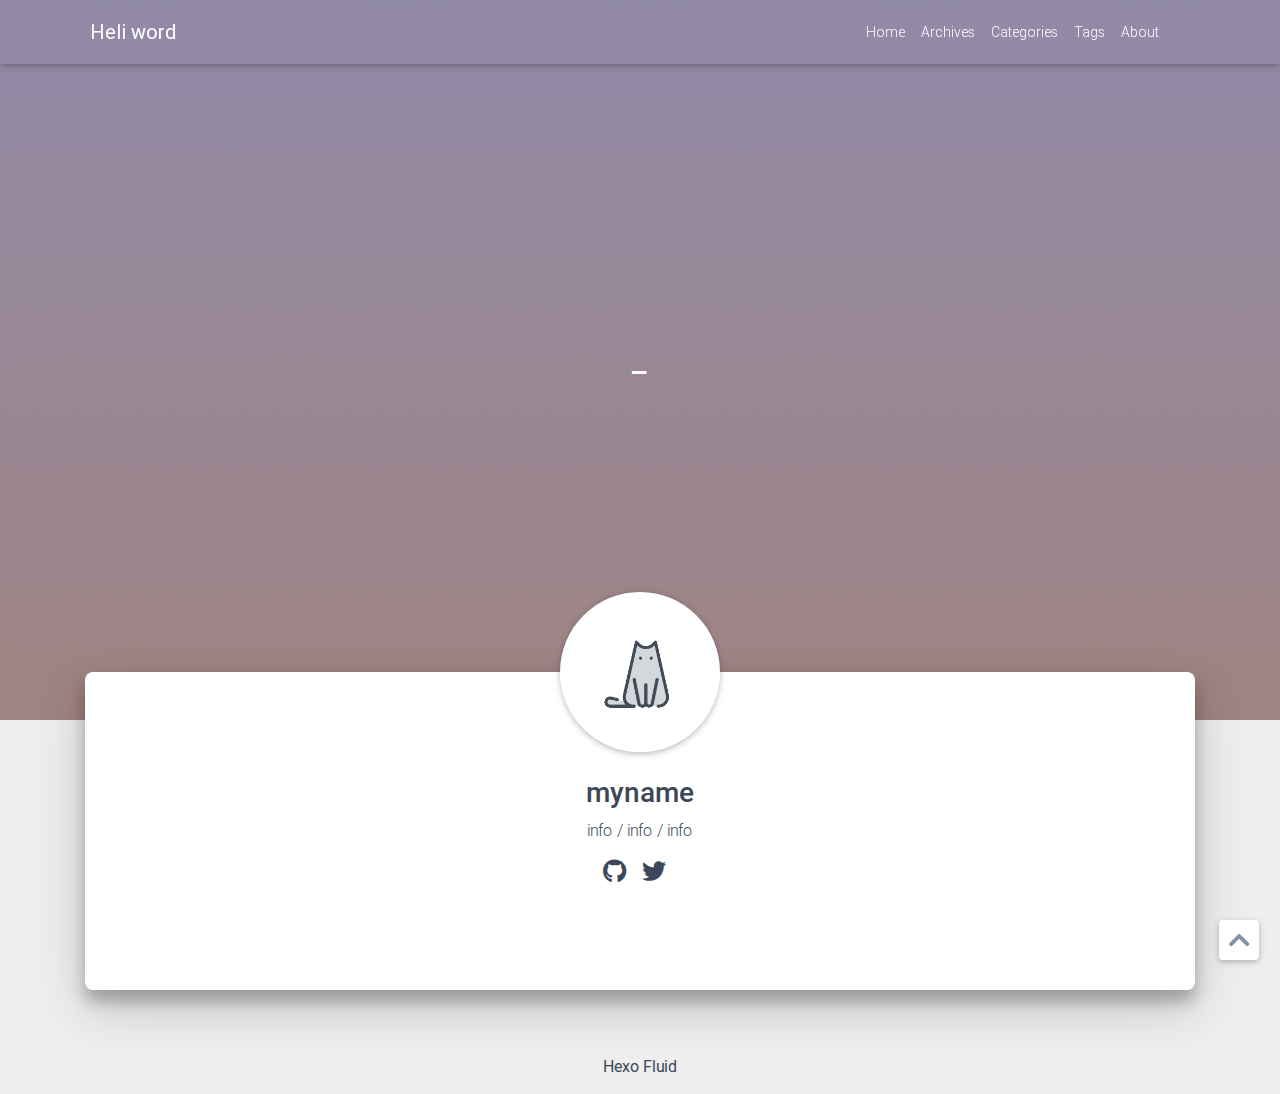
<file: about/index.html>
<!DOCTYPE html>
<html lang="en">





<head>
  <meta charset="UTF-8">
  <link rel="apple-touch-icon" sizes="76x76" href="/img/apple-touch-icon.png">
  <link rel="icon" type="image/png" href="/img/favicon.png">
  <meta name="viewport"
        content="width=device-width, initial-scale=1.0, maximum-scale=1.0, user-scalable=no, shrink-to-fit=no">
  <meta http-equiv="x-ua-compatible" content="ie=edge">
  <meta name="description" content="hack 网络安全">
  <meta name="author" content="J heli">
  <meta name="keywords" content="信息安全">
  <title>About ~ Heli word</title>

  <link rel="stylesheet" href="/lib/font-awesome/css/all.min.css"  >
<link rel="stylesheet" href="/lib/bootstrap/css/bootstrap.min.css"  >
<link rel="stylesheet" href="/lib/mdbootstrap/css/mdb.min.css"  >
<link rel="stylesheet" href="/lib/github-markdown/github-markdown.min.css"  >
<link rel="stylesheet" href="https://at.alicdn.com/t/font_1067060_qzomjdt8bmp.css">


<link rel="stylesheet" href="/css/main.css"  >


  <link rel="stylesheet" href="/lib/fancybox/jquery.fancybox.min.css"  >


  



</head>


<body>
  <header style="height: 80vh;">
    <nav id="navbar" class="navbar fixed-top  navbar-expand-lg navbar-dark scrolling-navbar">
  <div class="container">
    <a class="navbar-brand"
       href="/">&nbsp;<strong>Heli word</strong>&nbsp;</a>

    <button id="navbar-toggler-btn" class="navbar-toggler" type="button" data-toggle="collapse"
            data-target="#navbarSupportedContent"
            aria-controls="navbarSupportedContent" aria-expanded="false" aria-label="Toggle navigation">
      <div class="animated-icon"><span></span><span></span><span></span></div>
    </button>

    <!-- Collapsible content -->
    <div class="collapse navbar-collapse" id="navbarSupportedContent">
      <ul class="navbar-nav ml-auto text-center">
        
          
          
          <li class="nav-item">
            <a class="nav-link" href="/">Home</a>
          </li>
        
          
          
          <li class="nav-item">
            <a class="nav-link" href="/archives/">Archives</a>
          </li>
        
          
          
          <li class="nav-item">
            <a class="nav-link" href="/categories/">Categories</a>
          </li>
        
          
          
          <li class="nav-item">
            <a class="nav-link" href="/tags/">Tags</a>
          </li>
        
          
          
          <li class="nav-item">
            <a class="nav-link" href="/about/">About</a>
          </li>
        
        
          <li class="nav-item" id="search-btn">
            <a class="nav-link" data-toggle="modal" data-target="#modalSearch">&nbsp;&nbsp;<i
                class="iconfont icon-search"></i>&nbsp;&nbsp;</a>
          </li>
        
      </ul>
    </div>
  </div>


</nav>

    <div class="view intro-2" id="background"
         style="background: url('/img/default.png')no-repeat center center;
           background-size: cover;
           background-attachment: fixed;">
      <div class="full-bg-img">
        <div class="mask rgba-black-light flex-center">
          <div class="container text-center white-text fadeInUp">
            <span class="h2" id="subtitle">
              
            </span>

            
          </div>

          
        </div>
      </div>
    </div>
  </header>

  <main>
    
      <div class="container nopadding-md">
        <div class="py-5 z-depth-3" id="board">
          
            <div class="about-avatar">
              <img src="/img/avatar.png"
                   class="img-fluid z-depth-1 rounded-circle"
                   alt="avatar">
            </div>
          
          <div class="container">
            <div class="row">
              <div class="col-12 col-md-10 m-auto">
                

<div class="text-center">
  <p class="h3">myname</p>
  <p>info / info / info</p>
  
    <a href="https://github.com" target="_blank" rel="noopener" class="h4"><i class="fab fa-github" aria-hidden="true"></i></a>
    &nbsp;&nbsp;
  
    <a href="https://twitter.com" target="_blank" rel="noopener" class="h4"><i class="fab fa-twitter" aria-hidden="true"></i></a>
    &nbsp;&nbsp;
  
</div>
<div class="mt-5 markdown-body">
  
</div>
              </div>
            </div>
          </div>
        </div>
      </div>
    
  </main>

  
    <a class="z-depth-1" id="scroll-top-button" href="#" role="button">
      <i class="fa fa-chevron-up scroll-top-arrow" aria-hidden="true"></i>
    </a>
  

  
    <div class="modal fade" id="modalSearch" tabindex="-1" role="dialog" aria-labelledby="ModalLabel"
     aria-hidden="true">
  <div class="modal-dialog modal-dialog-scrollable modal-lg" role="document">
    <div class="modal-content">
      <div class="modal-header text-center">
        <h4 class="modal-title w-100 font-weight-bold">Search</h4>
        <button type="button" id="local-search-close" class="close" data-dismiss="modal" aria-label="Close">
          <span aria-hidden="true">&times;</span>
        </button>
      </div>
      <div class="modal-body mx-3">
        <div class="md-form mb-5">
          <input type="text" id="local-search-input" class="form-control validate">
          <label data-error="x" data-success="v"
                 for="local-search-input">keyword</label>
        </div>
        <div class="list-group" id="local-search-result"></div>
      </div>
    </div>
  </div>
</div>
  

  <footer class="mt-5">
  <div class="text-center py-3">
    <a href="https://hexo.io" target="_blank" rel="nofollow noopener"><b>Hexo</b></a>
    <i class="iconfont icon-love"></i>
    <a href="https://github.com/fluid-dev/hexo-theme-fluid" target="_blank" rel="nofollow noopener"> <b>Fluid</b></a>
    <br>
    
  </div>
</footer>

<!-- SCRIPTS -->
<script src="/lib/jquery/jquery.min.js" ></script>
<script src="/lib/popper/popper.min.js" ></script>
<script src="/lib/bootstrap/js/bootstrap.min.js" ></script>
<script src="/lib/mdbootstrap/js/mdb.min.js" ></script>
<script src="/js/main.js" ></script>


  <script src="/js/lazyload.js" ></script>





  <script src="/lib/typed/typed.min.js" ></script>
  <script>
    var typed = new Typed('#subtitle', {
      strings: [
        '  ',
        "About&nbsp;",
      ],
      cursorChar: "_",
      typeSpeed: 70,
      loop: false,
    });
    typed.stop();
    $(document).ready(function () {
      $(".typed-cursor").addClass("h2");
      typed.start();
    });
  </script>



  <script src="/lib/anchor/anchor.min.js" ></script>
  <script>
    anchors.options = {
      placement: "right",
      visible: "false",
      
    };
    var el = "h1,h2,h3,h4,h5,h6".split(",");
    var res = [];
    for (item of el) {
      res.push(".markdown-body > " + item)
    }
    anchors.add(res.join(", "))
  </script>



  <script src="/js/local-search.js" ></script>
  <script>
    var path = "/local-search.xml";
    var inputArea = document.querySelector("#local-search-input");
    inputArea.onclick = function () {
      getSearchFile(path);
      this.onclick = null
    }
  </script>



  <script src="/lib/fancybox/jquery.fancybox.min.js" ></script>
  <script>
    $('#post').find('img').each(
      function () {
        var _this = $(this);
        var _src = _this.attr("src");
        _this.wrap('<a data-fancybox="images" href="' + _src + '" ></a>');
      }
    );
  </script>



  <script src="/lib/smooth-scroll/smooth-scroll.min.js" ></script>




</body>
</html>
</file>
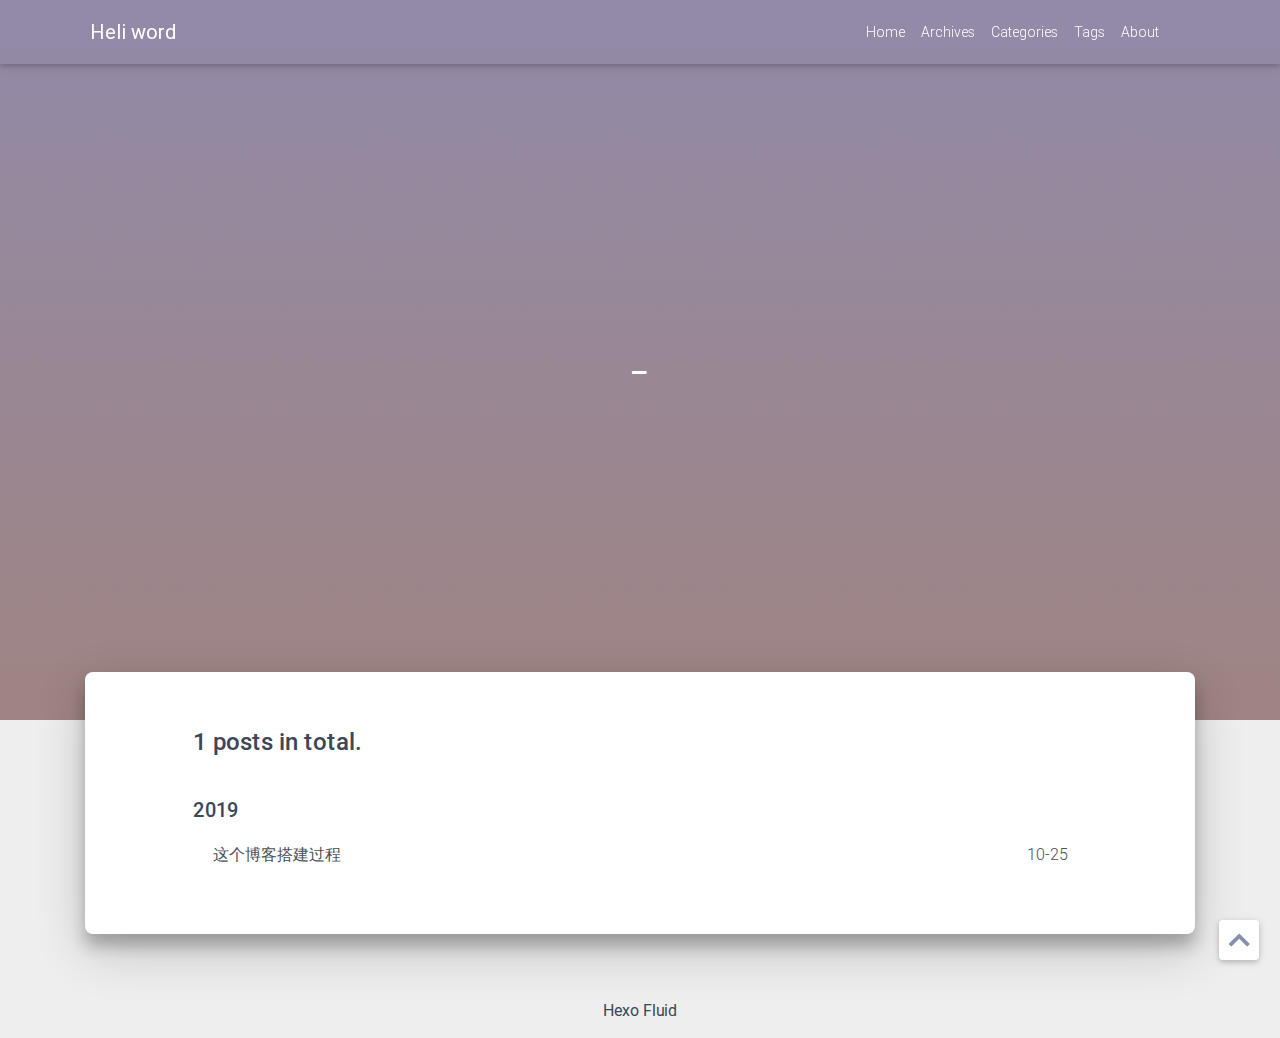
<file: archives/index.html>
<!DOCTYPE html>
<html lang="en">





<head>
  <meta charset="UTF-8">
  <link rel="apple-touch-icon" sizes="76x76" href="/img/apple-touch-icon.png">
  <link rel="icon" type="image/png" href="/img/favicon.png">
  <meta name="viewport"
        content="width=device-width, initial-scale=1.0, maximum-scale=1.0, user-scalable=no, shrink-to-fit=no">
  <meta http-equiv="x-ua-compatible" content="ie=edge">
  <meta name="description" content="hack 网络安全">
  <meta name="author" content="J heli">
  <meta name="keywords" content="信息安全">
  <title>Archive ~ Heli word</title>

  <link rel="stylesheet" href="/lib/font-awesome/css/all.min.css"  >
<link rel="stylesheet" href="/lib/bootstrap/css/bootstrap.min.css"  >
<link rel="stylesheet" href="/lib/mdbootstrap/css/mdb.min.css"  >
<link rel="stylesheet" href="/lib/github-markdown/github-markdown.min.css"  >
<link rel="stylesheet" href="https://at.alicdn.com/t/font_1067060_qzomjdt8bmp.css">


<link rel="stylesheet" href="/css/main.css"  >


  <link rel="stylesheet" href="/lib/fancybox/jquery.fancybox.min.css"  >


  



</head>


<body>
  <header style="height: 80vh;">
    <nav id="navbar" class="navbar fixed-top  navbar-expand-lg navbar-dark scrolling-navbar">
  <div class="container">
    <a class="navbar-brand"
       href="/">&nbsp;<strong>Heli word</strong>&nbsp;</a>

    <button id="navbar-toggler-btn" class="navbar-toggler" type="button" data-toggle="collapse"
            data-target="#navbarSupportedContent"
            aria-controls="navbarSupportedContent" aria-expanded="false" aria-label="Toggle navigation">
      <div class="animated-icon"><span></span><span></span><span></span></div>
    </button>

    <!-- Collapsible content -->
    <div class="collapse navbar-collapse" id="navbarSupportedContent">
      <ul class="navbar-nav ml-auto text-center">
        
          
          
          <li class="nav-item">
            <a class="nav-link" href="/">Home</a>
          </li>
        
          
          
          <li class="nav-item">
            <a class="nav-link" href="/archives/">Archives</a>
          </li>
        
          
          
          <li class="nav-item">
            <a class="nav-link" href="/categories/">Categories</a>
          </li>
        
          
          
          <li class="nav-item">
            <a class="nav-link" href="/tags/">Tags</a>
          </li>
        
          
          
          <li class="nav-item">
            <a class="nav-link" href="/about/">About</a>
          </li>
        
        
          <li class="nav-item" id="search-btn">
            <a class="nav-link" data-toggle="modal" data-target="#modalSearch">&nbsp;&nbsp;<i
                class="iconfont icon-search"></i>&nbsp;&nbsp;</a>
          </li>
        
      </ul>
    </div>
  </div>


</nav>

    <div class="view intro-2" id="background"
         style="background: url('/img/default.png')no-repeat center center;
           background-size: cover;
           background-attachment: fixed;">
      <div class="full-bg-img">
        <div class="mask rgba-black-light flex-center">
          <div class="container text-center white-text fadeInUp">
            <span class="h2" id="subtitle">
              
            </span>

            
          </div>

          
        </div>
      </div>
    </div>
  </header>

  <main>
    
      <div class="container nopadding-md">
        <div class="py-5 z-depth-3" id="board">
          
          <div class="container">
            <div class="row">
              <div class="col-12 col-md-10 m-auto">
                

<div class="list-group">
  <p class="h4">1 posts in total.</p>
  <hr>
  
    
      
      <p class="h5">2019</p>
    
    <a href="/2019/10/25/%E8%BF%99%E4%B8%AA%E5%8D%9A%E5%AE%A2%E6%90%AD%E5%BB%BA%E8%BF%87%E7%A8%8B/" class="list-group-item list-group-item-action">
      <span class="archive-post-title">这个博客搭建过程</span>
      <span style="float: right;">10-25</span>
    </a>
  
</div>


              </div>
            </div>
          </div>
        </div>
      </div>
    
  </main>

  
    <a class="z-depth-1" id="scroll-top-button" href="#" role="button">
      <i class="fa fa-chevron-up scroll-top-arrow" aria-hidden="true"></i>
    </a>
  

  
    <div class="modal fade" id="modalSearch" tabindex="-1" role="dialog" aria-labelledby="ModalLabel"
     aria-hidden="true">
  <div class="modal-dialog modal-dialog-scrollable modal-lg" role="document">
    <div class="modal-content">
      <div class="modal-header text-center">
        <h4 class="modal-title w-100 font-weight-bold">Search</h4>
        <button type="button" id="local-search-close" class="close" data-dismiss="modal" aria-label="Close">
          <span aria-hidden="true">&times;</span>
        </button>
      </div>
      <div class="modal-body mx-3">
        <div class="md-form mb-5">
          <input type="text" id="local-search-input" class="form-control validate">
          <label data-error="x" data-success="v"
                 for="local-search-input">keyword</label>
        </div>
        <div class="list-group" id="local-search-result"></div>
      </div>
    </div>
  </div>
</div>
  

  <footer class="mt-5">
  <div class="text-center py-3">
    <a href="https://hexo.io" target="_blank" rel="nofollow noopener"><b>Hexo</b></a>
    <i class="iconfont icon-love"></i>
    <a href="https://github.com/fluid-dev/hexo-theme-fluid" target="_blank" rel="nofollow noopener"> <b>Fluid</b></a>
    <br>
    
  </div>
</footer>

<!-- SCRIPTS -->
<script src="/lib/jquery/jquery.min.js" ></script>
<script src="/lib/popper/popper.min.js" ></script>
<script src="/lib/bootstrap/js/bootstrap.min.js" ></script>
<script src="/lib/mdbootstrap/js/mdb.min.js" ></script>
<script src="/js/main.js" ></script>


  <script src="/js/lazyload.js" ></script>





  <script src="/lib/typed/typed.min.js" ></script>
  <script>
    var typed = new Typed('#subtitle', {
      strings: [
        '  ',
        "Archive&nbsp;",
      ],
      cursorChar: "_",
      typeSpeed: 70,
      loop: false,
    });
    typed.stop();
    $(document).ready(function () {
      $(".typed-cursor").addClass("h2");
      typed.start();
    });
  </script>



  <script src="/lib/anchor/anchor.min.js" ></script>
  <script>
    anchors.options = {
      placement: "right",
      visible: "false",
      
    };
    var el = "h1,h2,h3,h4,h5,h6".split(",");
    var res = [];
    for (item of el) {
      res.push(".markdown-body > " + item)
    }
    anchors.add(res.join(", "))
  </script>



  <script src="/js/local-search.js" ></script>
  <script>
    var path = "/local-search.xml";
    var inputArea = document.querySelector("#local-search-input");
    inputArea.onclick = function () {
      getSearchFile(path);
      this.onclick = null
    }
  </script>



  <script src="/lib/fancybox/jquery.fancybox.min.js" ></script>
  <script>
    $('#post').find('img').each(
      function () {
        var _this = $(this);
        var _src = _this.attr("src");
        _this.wrap('<a data-fancybox="images" href="' + _src + '" ></a>');
      }
    );
  </script>



  <script src="/lib/smooth-scroll/smooth-scroll.min.js" ></script>




</body>
</html>
</file>
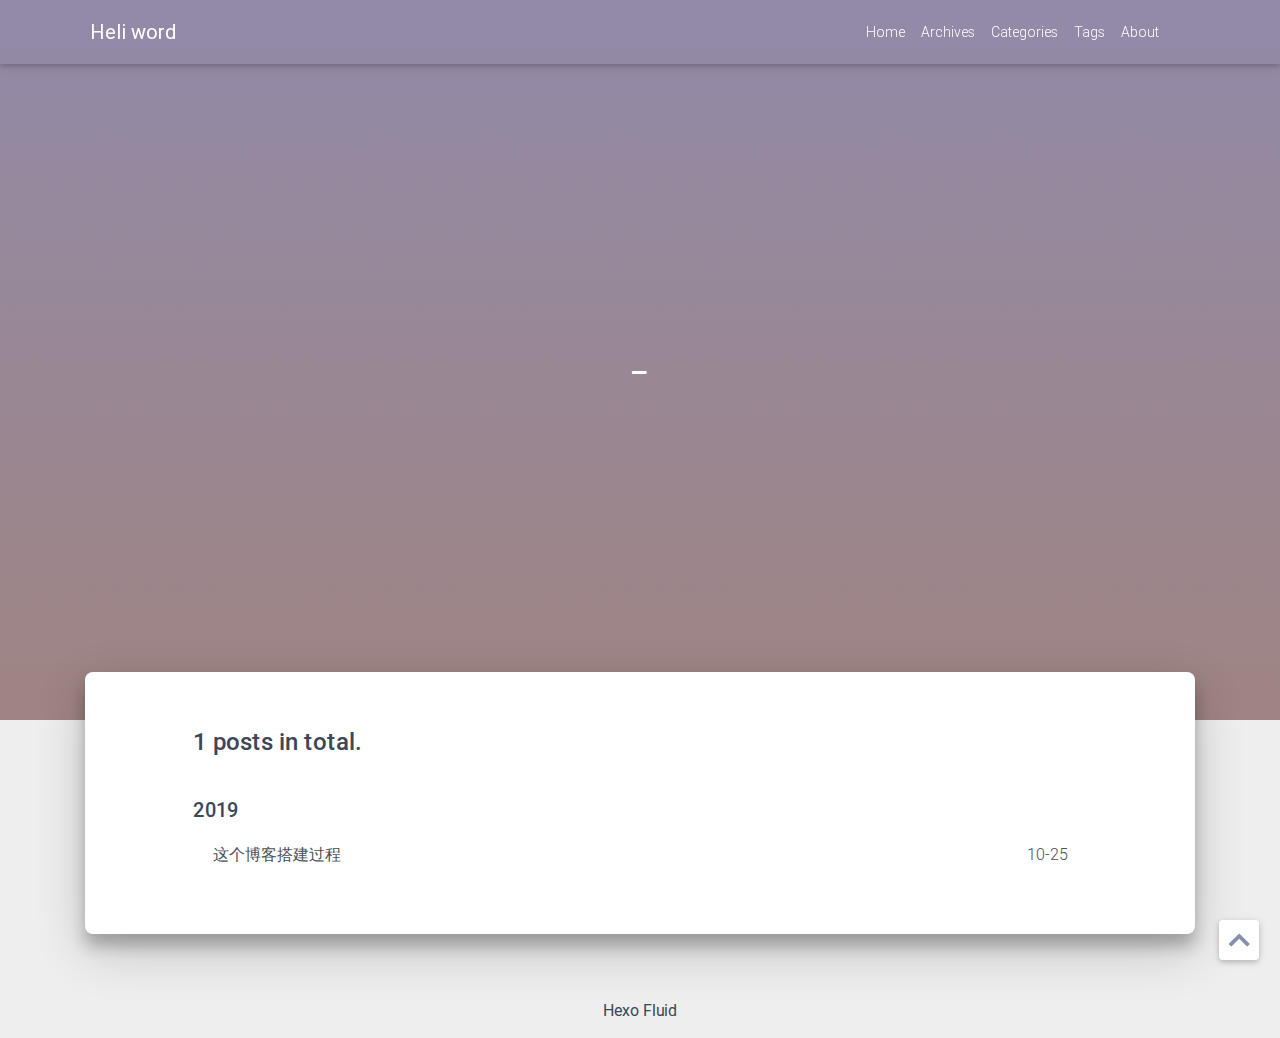
<file: tags/heli-hack/index.html>
<!DOCTYPE html>
<html lang="en">





<head>
  <meta charset="UTF-8">
  <link rel="apple-touch-icon" sizes="76x76" href="/img/apple-touch-icon.png">
  <link rel="icon" type="image/png" href="/img/favicon.png">
  <meta name="viewport"
        content="width=device-width, initial-scale=1.0, maximum-scale=1.0, user-scalable=no, shrink-to-fit=no">
  <meta http-equiv="x-ua-compatible" content="ie=edge">
  <meta name="description" content="hack 网络安全">
  <meta name="author" content="J heli">
  <meta name="keywords" content="信息安全">
  <title>Tag - heli hack ~ Heli word</title>

  <link rel="stylesheet" href="/lib/font-awesome/css/all.min.css"  >
<link rel="stylesheet" href="/lib/bootstrap/css/bootstrap.min.css"  >
<link rel="stylesheet" href="/lib/mdbootstrap/css/mdb.min.css"  >
<link rel="stylesheet" href="/lib/github-markdown/github-markdown.min.css"  >
<link rel="stylesheet" href="https://at.alicdn.com/t/font_1067060_qzomjdt8bmp.css">


<link rel="stylesheet" href="/css/main.css"  >


  <link rel="stylesheet" href="/lib/fancybox/jquery.fancybox.min.css"  >


  



</head>


<body>
  <header style="height: 80vh;">
    <nav id="navbar" class="navbar fixed-top  navbar-expand-lg navbar-dark scrolling-navbar">
  <div class="container">
    <a class="navbar-brand"
       href="/">&nbsp;<strong>Heli word</strong>&nbsp;</a>

    <button id="navbar-toggler-btn" class="navbar-toggler" type="button" data-toggle="collapse"
            data-target="#navbarSupportedContent"
            aria-controls="navbarSupportedContent" aria-expanded="false" aria-label="Toggle navigation">
      <div class="animated-icon"><span></span><span></span><span></span></div>
    </button>

    <!-- Collapsible content -->
    <div class="collapse navbar-collapse" id="navbarSupportedContent">
      <ul class="navbar-nav ml-auto text-center">
        
          
          
          <li class="nav-item">
            <a class="nav-link" href="/">Home</a>
          </li>
        
          
          
          <li class="nav-item">
            <a class="nav-link" href="/archives/">Archives</a>
          </li>
        
          
          
          <li class="nav-item">
            <a class="nav-link" href="/categories/">Categories</a>
          </li>
        
          
          
          <li class="nav-item">
            <a class="nav-link" href="/tags/">Tags</a>
          </li>
        
          
          
          <li class="nav-item">
            <a class="nav-link" href="/about/">About</a>
          </li>
        
        
          <li class="nav-item" id="search-btn">
            <a class="nav-link" data-toggle="modal" data-target="#modalSearch">&nbsp;&nbsp;<i
                class="iconfont icon-search"></i>&nbsp;&nbsp;</a>
          </li>
        
      </ul>
    </div>
  </div>


</nav>

    <div class="view intro-2" id="background"
         style="background: url('/img/default.png')no-repeat center center;
           background-size: cover;
           background-attachment: fixed;">
      <div class="full-bg-img">
        <div class="mask rgba-black-light flex-center">
          <div class="container text-center white-text fadeInUp">
            <span class="h2" id="subtitle">
              
            </span>

            
          </div>

          
        </div>
      </div>
    </div>
  </header>

  <main>
    
      <div class="container nopadding-md">
        <div class="py-5 z-depth-3" id="board">
          
          <div class="container">
            <div class="row">
              <div class="col-12 col-md-10 m-auto">
                

<div class="list-group">
  <p class="h4">1 posts in total.</p>
  <hr>
  
    
      
      <p class="h5">2019</p>
    
    <a href="/2019/10/25/%E8%BF%99%E4%B8%AA%E5%8D%9A%E5%AE%A2%E6%90%AD%E5%BB%BA%E8%BF%87%E7%A8%8B/" class="list-group-item list-group-item-action">
      <span class="archive-post-title">这个博客搭建过程</span>
      <span style="float: right;">10-25</span>
    </a>
  
</div>


              </div>
            </div>
          </div>
        </div>
      </div>
    
  </main>

  
    <a class="z-depth-1" id="scroll-top-button" href="#" role="button">
      <i class="fa fa-chevron-up scroll-top-arrow" aria-hidden="true"></i>
    </a>
  

  
    <div class="modal fade" id="modalSearch" tabindex="-1" role="dialog" aria-labelledby="ModalLabel"
     aria-hidden="true">
  <div class="modal-dialog modal-dialog-scrollable modal-lg" role="document">
    <div class="modal-content">
      <div class="modal-header text-center">
        <h4 class="modal-title w-100 font-weight-bold">Search</h4>
        <button type="button" id="local-search-close" class="close" data-dismiss="modal" aria-label="Close">
          <span aria-hidden="true">&times;</span>
        </button>
      </div>
      <div class="modal-body mx-3">
        <div class="md-form mb-5">
          <input type="text" id="local-search-input" class="form-control validate">
          <label data-error="x" data-success="v"
                 for="local-search-input">keyword</label>
        </div>
        <div class="list-group" id="local-search-result"></div>
      </div>
    </div>
  </div>
</div>
  

  <footer class="mt-5">
  <div class="text-center py-3">
    <a href="https://hexo.io" target="_blank" rel="nofollow noopener"><b>Hexo</b></a>
    <i class="iconfont icon-love"></i>
    <a href="https://github.com/fluid-dev/hexo-theme-fluid" target="_blank" rel="nofollow noopener"> <b>Fluid</b></a>
    <br>
    
  </div>
</footer>

<!-- SCRIPTS -->
<script src="/lib/jquery/jquery.min.js" ></script>
<script src="/lib/popper/popper.min.js" ></script>
<script src="/lib/bootstrap/js/bootstrap.min.js" ></script>
<script src="/lib/mdbootstrap/js/mdb.min.js" ></script>
<script src="/js/main.js" ></script>


  <script src="/js/lazyload.js" ></script>





  <script src="/lib/typed/typed.min.js" ></script>
  <script>
    var typed = new Typed('#subtitle', {
      strings: [
        '  ',
        "Tag - heli hack&nbsp;",
      ],
      cursorChar: "_",
      typeSpeed: 70,
      loop: false,
    });
    typed.stop();
    $(document).ready(function () {
      $(".typed-cursor").addClass("h2");
      typed.start();
    });
  </script>



  <script src="/lib/anchor/anchor.min.js" ></script>
  <script>
    anchors.options = {
      placement: "right",
      visible: "false",
      
    };
    var el = "h1,h2,h3,h4,h5,h6".split(",");
    var res = [];
    for (item of el) {
      res.push(".markdown-body > " + item)
    }
    anchors.add(res.join(", "))
  </script>



  <script src="/js/local-search.js" ></script>
  <script>
    var path = "/local-search.xml";
    var inputArea = document.querySelector("#local-search-input");
    inputArea.onclick = function () {
      getSearchFile(path);
      this.onclick = null
    }
  </script>



  <script src="/lib/fancybox/jquery.fancybox.min.js" ></script>
  <script>
    $('#post').find('img').each(
      function () {
        var _this = $(this);
        var _src = _this.attr("src");
        _this.wrap('<a data-fancybox="images" href="' + _src + '" ></a>');
      }
    );
  </script>



  <script src="/lib/smooth-scroll/smooth-scroll.min.js" ></script>




</body>
</html>
</file>
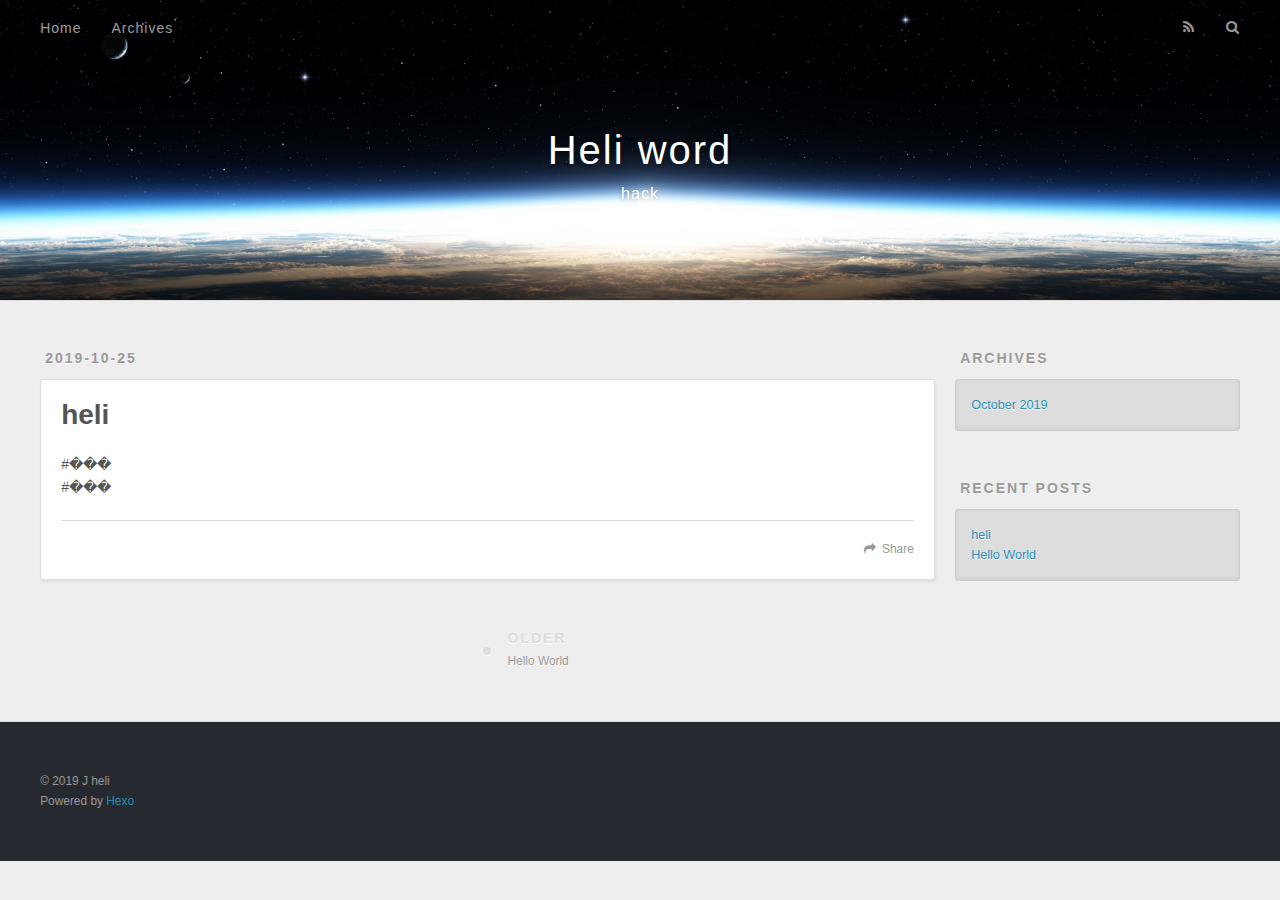
<file: 2019/10/25/heli/index.html>
<!DOCTYPE html>
<html>
<head>
  <meta charset="utf-8">
  

  
  <title>heli | Heli word</title>
  <meta name="viewport" content="width=device-width, initial-scale=1, maximum-scale=1">
  <meta name="description" content="#���#���">
<meta name="keywords" content="信息安全">
<meta property="og:type" content="article">
<meta property="og:title" content="heli">
<meta property="og:url" content="http:&#x2F;&#x2F;yoursite.com&#x2F;2019&#x2F;10&#x2F;25&#x2F;heli&#x2F;index.html">
<meta property="og:site_name" content="Heli word">
<meta property="og:description" content="#���#���">
<meta property="og:locale" content="en">
<meta property="og:updated_time" content="2019-10-25T07:50:51.736Z">
<meta name="twitter:card" content="summary">
  
    <link rel="alternate" href="/atom.xml" title="Heli word" type="application/atom+xml">
  
  
    <link rel="icon" href="/favicon.png">
  
  
    <link href="//fonts.googleapis.com/css?family=Source+Code+Pro" rel="stylesheet" type="text/css">
  
  <link rel="stylesheet" href="/css/style.css">
</head>

<body>
  <div id="container">
    <div id="wrap">
      <header id="header">
  <div id="banner"></div>
  <div id="header-outer" class="outer">
    <div id="header-title" class="inner">
      <h1 id="logo-wrap">
        <a href="/" id="logo">Heli word</a>
      </h1>
      
        <h2 id="subtitle-wrap">
          <a href="/" id="subtitle">hack</a>
        </h2>
      
    </div>
    <div id="header-inner" class="inner">
      <nav id="main-nav">
        <a id="main-nav-toggle" class="nav-icon"></a>
        
          <a class="main-nav-link" href="/">Home</a>
        
          <a class="main-nav-link" href="/archives">Archives</a>
        
      </nav>
      <nav id="sub-nav">
        
          <a id="nav-rss-link" class="nav-icon" href="/atom.xml" title="RSS Feed"></a>
        
        <a id="nav-search-btn" class="nav-icon" title="Search"></a>
      </nav>
      <div id="search-form-wrap">
        <form action="//google.com/search" method="get" accept-charset="UTF-8" class="search-form"><input type="search" name="q" class="search-form-input" placeholder="Search"><button type="submit" class="search-form-submit">&#xF002;</button><input type="hidden" name="sitesearch" value="http://yoursite.com"></form>
      </div>
    </div>
  </div>
</header>
      <div class="outer">
        <section id="main"><article id="post-heli" class="article article-type-post" itemscope itemprop="blogPost">
  <div class="article-meta">
    <a href="/2019/10/25/heli/" class="article-date">
  <time datetime="2019-10-25T07:49:57.000Z" itemprop="datePublished">2019-10-25</time>
</a>
    
  </div>
  <div class="article-inner">
    
    
      <header class="article-header">
        
  
    <h1 class="article-title" itemprop="name">
      heli
    </h1>
  

      </header>
    
    <div class="article-entry" itemprop="articleBody">
      
        <p>#���<br>#���</p>

      
    </div>
    <footer class="article-footer">
      <a data-url="http://yoursite.com/2019/10/25/heli/" data-id="ck25u6dc100004cu7awjz9o1r" class="article-share-link">Share</a>
      
      
    </footer>
  </div>
  
    
<nav id="article-nav">
  
  
    <a href="/2019/10/25/hello-world/" id="article-nav-older" class="article-nav-link-wrap">
      <strong class="article-nav-caption">Older</strong>
      <div class="article-nav-title">Hello World</div>
    </a>
  
</nav>

  
</article>

</section>
        
          <aside id="sidebar">
  
    

  
    

  
    
  
    
  <div class="widget-wrap">
    <h3 class="widget-title">Archives</h3>
    <div class="widget">
      <ul class="archive-list"><li class="archive-list-item"><a class="archive-list-link" href="/archives/2019/10/">October 2019</a></li></ul>
    </div>
  </div>


  
    
  <div class="widget-wrap">
    <h3 class="widget-title">Recent Posts</h3>
    <div class="widget">
      <ul>
        
          <li>
            <a href="/2019/10/25/heli/">heli</a>
          </li>
        
          <li>
            <a href="/2019/10/25/hello-world/">Hello World</a>
          </li>
        
      </ul>
    </div>
  </div>

  
</aside>
        
      </div>
      <footer id="footer">
  
  <div class="outer">
    <div id="footer-info" class="inner">
      &copy; 2019 J heli<br>
      Powered by <a href="http://hexo.io/" target="_blank">Hexo</a>
    </div>
  </div>
</footer>
    </div>
    <nav id="mobile-nav">
  
    <a href="/" class="mobile-nav-link">Home</a>
  
    <a href="/archives" class="mobile-nav-link">Archives</a>
  
</nav>
    

<script src="//ajax.googleapis.com/ajax/libs/jquery/2.0.3/jquery.min.js"></script>


  <link rel="stylesheet" href="/fancybox/jquery.fancybox.css">
  <script src="/fancybox/jquery.fancybox.pack.js"></script>


<script src="/js/script.js"></script>



  </div>
</body>
</html>
</file>
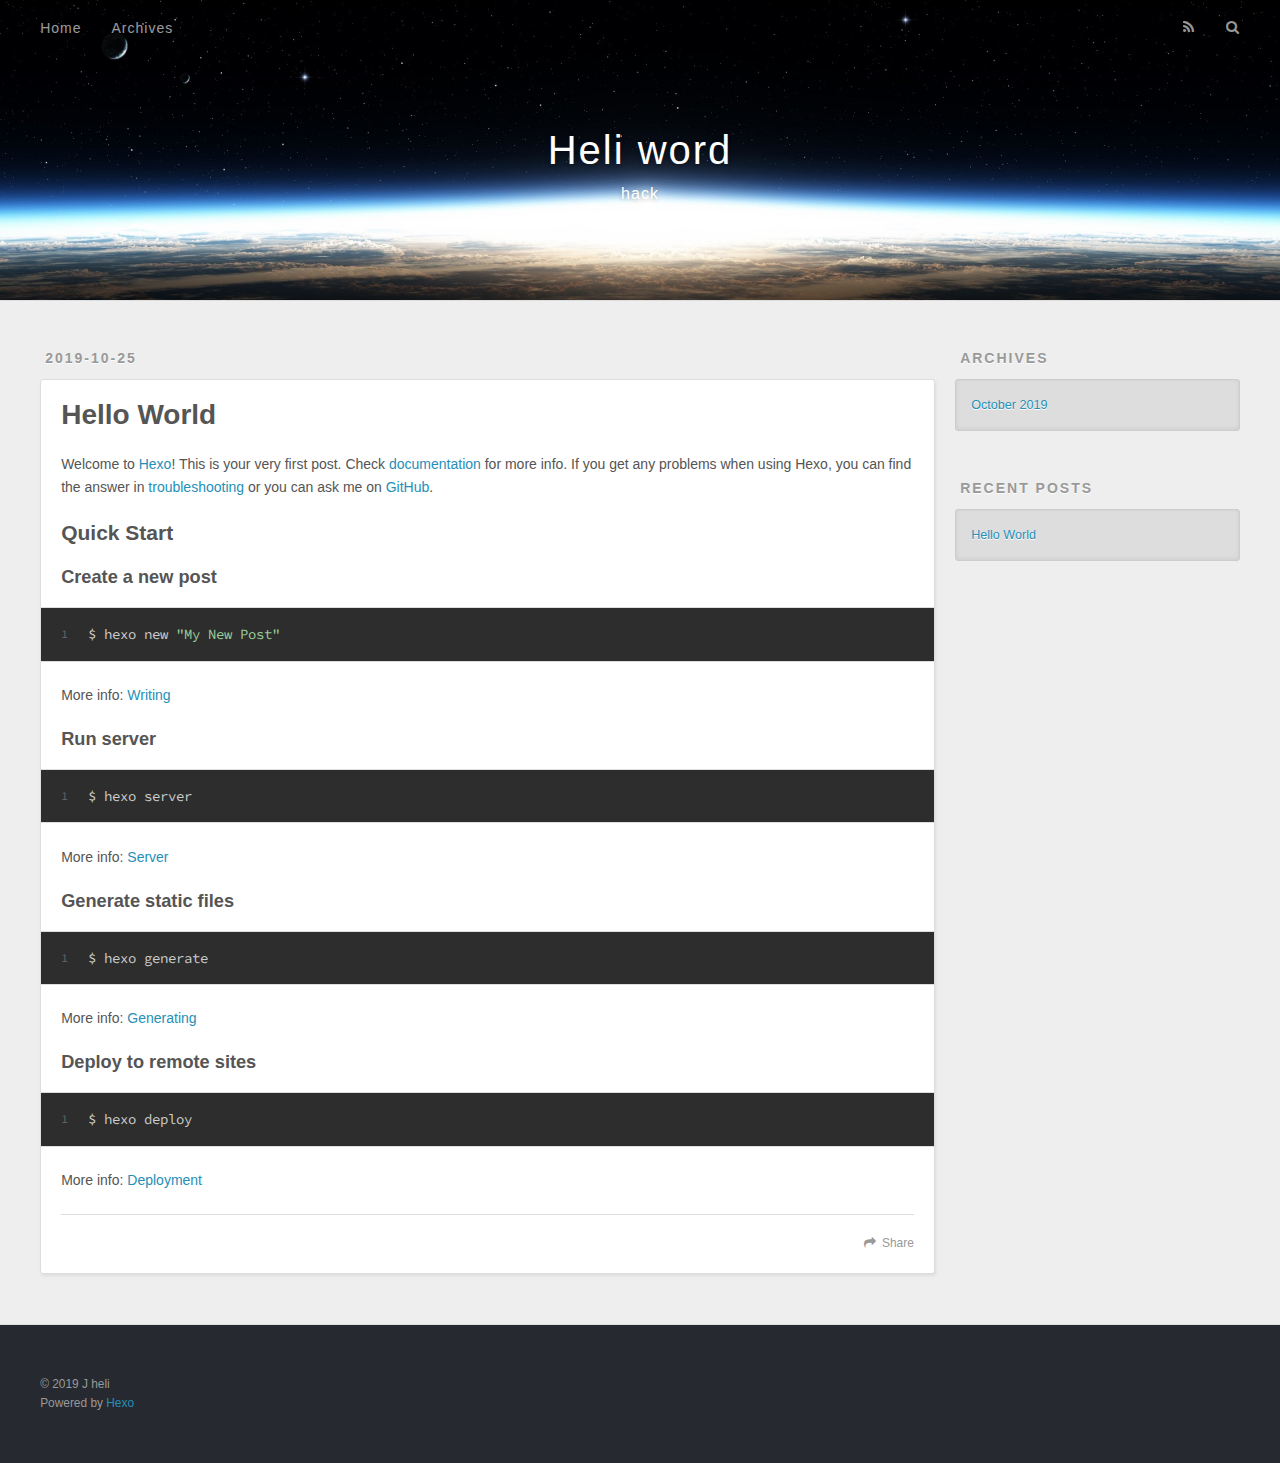
<file: 2019/10/25/hello-world/index.html>
<!DOCTYPE html>
<html>
<head>
  <meta charset="utf-8">
  

  
  <title>Hello World | Heli word</title>
  <meta name="viewport" content="width=device-width, initial-scale=1, maximum-scale=1">
  <meta name="description" content="Welcome to Hexo! This is your very first post. Check documentation for more info. If you get any problems when using Hexo, you can find the answer in troubleshooting or you can ask me on GitHub. Quick">
<meta name="keywords" content="信息安全">
<meta property="og:type" content="article">
<meta property="og:title" content="Hello World">
<meta property="og:url" content="http:&#x2F;&#x2F;yoursite.com&#x2F;2019&#x2F;10&#x2F;25&#x2F;hello-world&#x2F;index.html">
<meta property="og:site_name" content="Heli word">
<meta property="og:description" content="Welcome to Hexo! This is your very first post. Check documentation for more info. If you get any problems when using Hexo, you can find the answer in troubleshooting or you can ask me on GitHub. Quick">
<meta property="og:locale" content="en">
<meta property="og:updated_time" content="2019-10-25T07:41:03.780Z">
<meta name="twitter:card" content="summary">
  
    <link rel="alternate" href="/atom.xml" title="Heli word" type="application/atom+xml">
  
  
    <link rel="icon" href="/favicon.png">
  
  
    <link href="//fonts.googleapis.com/css?family=Source+Code+Pro" rel="stylesheet" type="text/css">
  
  <link rel="stylesheet" href="/css/style.css">
</head>

<body>
  <div id="container">
    <div id="wrap">
      <header id="header">
  <div id="banner"></div>
  <div id="header-outer" class="outer">
    <div id="header-title" class="inner">
      <h1 id="logo-wrap">
        <a href="/" id="logo">Heli word</a>
      </h1>
      
        <h2 id="subtitle-wrap">
          <a href="/" id="subtitle">hack</a>
        </h2>
      
    </div>
    <div id="header-inner" class="inner">
      <nav id="main-nav">
        <a id="main-nav-toggle" class="nav-icon"></a>
        
          <a class="main-nav-link" href="/">Home</a>
        
          <a class="main-nav-link" href="/archives">Archives</a>
        
      </nav>
      <nav id="sub-nav">
        
          <a id="nav-rss-link" class="nav-icon" href="/atom.xml" title="RSS Feed"></a>
        
        <a id="nav-search-btn" class="nav-icon" title="Search"></a>
      </nav>
      <div id="search-form-wrap">
        <form action="//google.com/search" method="get" accept-charset="UTF-8" class="search-form"><input type="search" name="q" class="search-form-input" placeholder="Search"><button type="submit" class="search-form-submit">&#xF002;</button><input type="hidden" name="sitesearch" value="http://yoursite.com"></form>
      </div>
    </div>
  </div>
</header>
      <div class="outer">
        <section id="main"><article id="post-hello-world" class="article article-type-post" itemscope itemprop="blogPost">
  <div class="article-meta">
    <a href="/2019/10/25/hello-world/" class="article-date">
  <time datetime="2019-10-25T07:41:03.780Z" itemprop="datePublished">2019-10-25</time>
</a>
    
  </div>
  <div class="article-inner">
    
    
      <header class="article-header">
        
  
    <h1 class="article-title" itemprop="name">
      Hello World
    </h1>
  

      </header>
    
    <div class="article-entry" itemprop="articleBody">
      
        <p>Welcome to <a href="https://hexo.io/" target="_blank" rel="noopener">Hexo</a>! This is your very first post. Check <a href="https://hexo.io/docs/" target="_blank" rel="noopener">documentation</a> for more info. If you get any problems when using Hexo, you can find the answer in <a href="https://hexo.io/docs/troubleshooting.html" target="_blank" rel="noopener">troubleshooting</a> or you can ask me on <a href="https://github.com/hexojs/hexo/issues" target="_blank" rel="noopener">GitHub</a>.</p>
<h2 id="Quick-Start"><a href="#Quick-Start" class="headerlink" title="Quick Start"></a>Quick Start</h2><h3 id="Create-a-new-post"><a href="#Create-a-new-post" class="headerlink" title="Create a new post"></a>Create a new post</h3><figure class="highlight bash"><table><tr><td class="gutter"><pre><span class="line">1</span><br></pre></td><td class="code"><pre><span class="line">$ hexo new <span class="string">"My New Post"</span></span><br></pre></td></tr></table></figure>

<p>More info: <a href="https://hexo.io/docs/writing.html" target="_blank" rel="noopener">Writing</a></p>
<h3 id="Run-server"><a href="#Run-server" class="headerlink" title="Run server"></a>Run server</h3><figure class="highlight bash"><table><tr><td class="gutter"><pre><span class="line">1</span><br></pre></td><td class="code"><pre><span class="line">$ hexo server</span><br></pre></td></tr></table></figure>

<p>More info: <a href="https://hexo.io/docs/server.html" target="_blank" rel="noopener">Server</a></p>
<h3 id="Generate-static-files"><a href="#Generate-static-files" class="headerlink" title="Generate static files"></a>Generate static files</h3><figure class="highlight bash"><table><tr><td class="gutter"><pre><span class="line">1</span><br></pre></td><td class="code"><pre><span class="line">$ hexo generate</span><br></pre></td></tr></table></figure>

<p>More info: <a href="https://hexo.io/docs/generating.html" target="_blank" rel="noopener">Generating</a></p>
<h3 id="Deploy-to-remote-sites"><a href="#Deploy-to-remote-sites" class="headerlink" title="Deploy to remote sites"></a>Deploy to remote sites</h3><figure class="highlight bash"><table><tr><td class="gutter"><pre><span class="line">1</span><br></pre></td><td class="code"><pre><span class="line">$ hexo deploy</span><br></pre></td></tr></table></figure>

<p>More info: <a href="https://hexo.io/docs/deployment.html" target="_blank" rel="noopener">Deployment</a></p>

      
    </div>
    <footer class="article-footer">
      <a data-url="http://yoursite.com/2019/10/25/hello-world/" data-id="ck25u2bgj0000j0u7ds5h2wh5" class="article-share-link">Share</a>
      
      
    </footer>
  </div>
  
    
  
</article>

</section>
        
          <aside id="sidebar">
  
    

  
    

  
    
  
    
  <div class="widget-wrap">
    <h3 class="widget-title">Archives</h3>
    <div class="widget">
      <ul class="archive-list"><li class="archive-list-item"><a class="archive-list-link" href="/archives/2019/10/">October 2019</a></li></ul>
    </div>
  </div>


  
    
  <div class="widget-wrap">
    <h3 class="widget-title">Recent Posts</h3>
    <div class="widget">
      <ul>
        
          <li>
            <a href="/2019/10/25/hello-world/">Hello World</a>
          </li>
        
      </ul>
    </div>
  </div>

  
</aside>
        
      </div>
      <footer id="footer">
  
  <div class="outer">
    <div id="footer-info" class="inner">
      &copy; 2019 J heli<br>
      Powered by <a href="http://hexo.io/" target="_blank">Hexo</a>
    </div>
  </div>
</footer>
    </div>
    <nav id="mobile-nav">
  
    <a href="/" class="mobile-nav-link">Home</a>
  
    <a href="/archives" class="mobile-nav-link">Archives</a>
  
</nav>
    

<script src="//ajax.googleapis.com/ajax/libs/jquery/2.0.3/jquery.min.js"></script>


  <link rel="stylesheet" href="/fancybox/jquery.fancybox.css">
  <script src="/fancybox/jquery.fancybox.pack.js"></script>


<script src="/js/script.js"></script>



  </div>
</body>
</html>
</file>
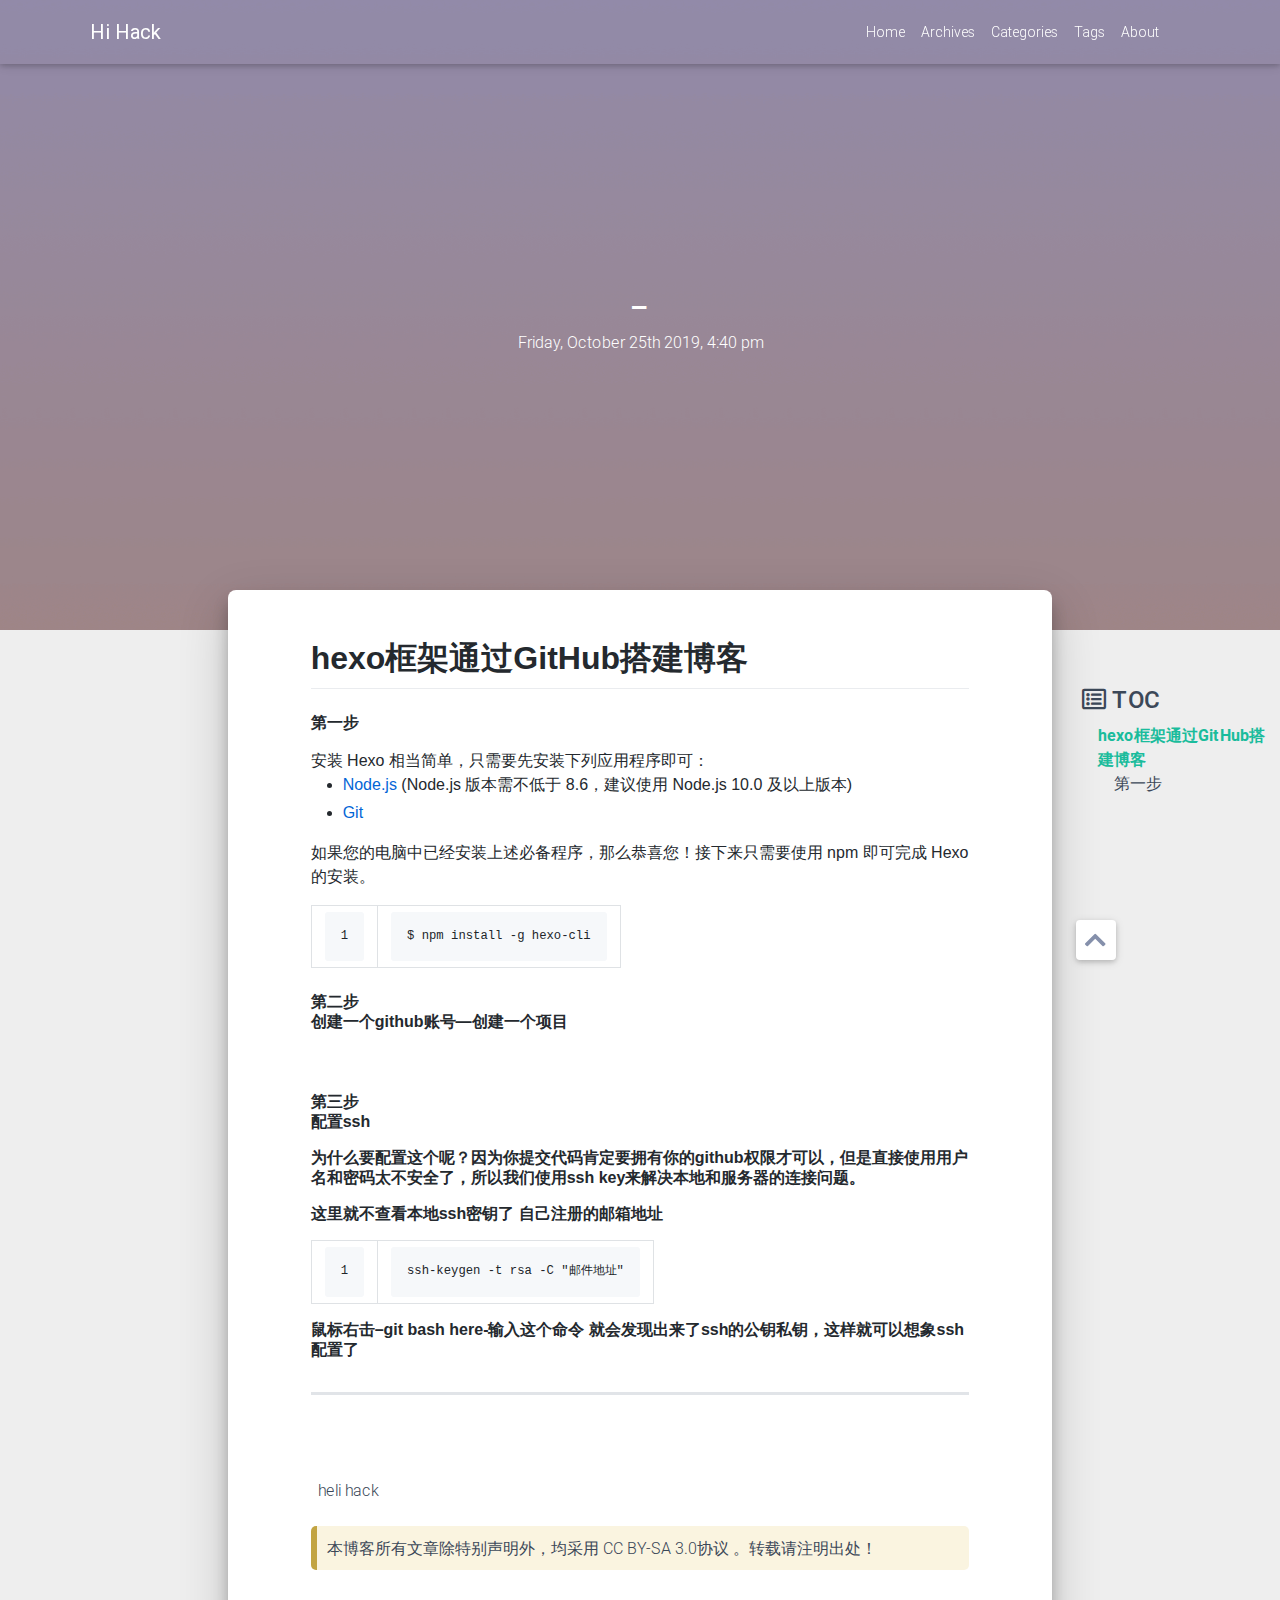
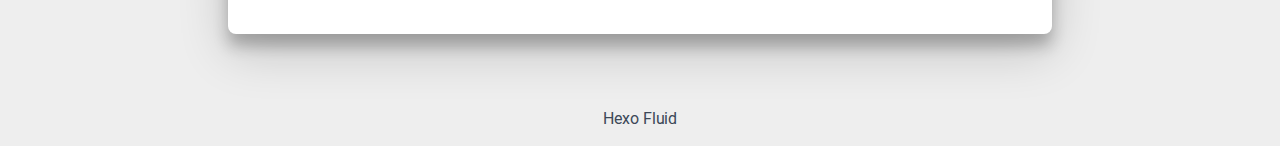
<file: 2019/10/25/这个博客搭建过程/index.html>
<!DOCTYPE html>
<html lang="en">





<head>
  <meta charset="UTF-8">
  <link rel="apple-touch-icon" sizes="76x76" href="/img/apple-touch-icon.png">
  <link rel="icon" type="image/png" href="/img/favicon.png">
  <meta name="viewport"
        content="width=device-width, initial-scale=1.0, maximum-scale=1.0, user-scalable=no, shrink-to-fit=no">
  <meta http-equiv="x-ua-compatible" content="ie=edge">
  <meta name="description" content="hack 网络安全 博客 工具 网络思路 web安全 渗透测试">
  <meta name="author" content="Hi Hack">
  <meta name="keywords" content="hack 网络安全 博客 工具 网络思路 web安全 渗透测试">
  <title>这个博客搭建过程 ~ Hi Hack</title>

  <link rel="stylesheet" href="/lib/font-awesome/css/all.min.css"  >
<link rel="stylesheet" href="/lib/bootstrap/css/bootstrap.min.css"  >
<link rel="stylesheet" href="/lib/mdbootstrap/css/mdb.min.css"  >
<link rel="stylesheet" href="/lib/github-markdown/github-markdown.min.css"  >
<link rel="stylesheet" href="https://at.alicdn.com/t/font_1067060_qzomjdt8bmp.css">


<link rel="stylesheet" href="/css/main.css"  >


  <link rel="stylesheet" href="/lib/fancybox/jquery.fancybox.min.css"  >


  



</head>


<body>
  <header style="height: 70vh;">
    <nav id="navbar" class="navbar fixed-top  navbar-expand-lg navbar-dark scrolling-navbar">
  <div class="container">
    <a class="navbar-brand"
       href="/">&nbsp;<strong>Hi Hack</strong>&nbsp;</a>

    <button id="navbar-toggler-btn" class="navbar-toggler" type="button" data-toggle="collapse"
            data-target="#navbarSupportedContent"
            aria-controls="navbarSupportedContent" aria-expanded="false" aria-label="Toggle navigation">
      <div class="animated-icon"><span></span><span></span><span></span></div>
    </button>

    <!-- Collapsible content -->
    <div class="collapse navbar-collapse" id="navbarSupportedContent">
      <ul class="navbar-nav ml-auto text-center">
        
          
          
          <li class="nav-item">
            <a class="nav-link" href="/">Home</a>
          </li>
        
          
          
          <li class="nav-item">
            <a class="nav-link" href="/archives/">Archives</a>
          </li>
        
          
          
          <li class="nav-item">
            <a class="nav-link" href="/categories/">Categories</a>
          </li>
        
          
          
          <li class="nav-item">
            <a class="nav-link" href="/tags/">Tags</a>
          </li>
        
          
          
          <li class="nav-item">
            <a class="nav-link" href="/about/">About</a>
          </li>
        
        
          <li class="nav-item" id="search-btn">
            <a class="nav-link" data-toggle="modal" data-target="#modalSearch">&nbsp;&nbsp;<i
                class="iconfont icon-search"></i>&nbsp;&nbsp;</a>
          </li>
        
      </ul>
    </div>
  </div>


</nav>

    <div class="view intro-2" id="background"
         style="background: url('/img/default.png')no-repeat center center;
           background-size: cover;
           background-attachment: fixed;">
      <div class="full-bg-img">
        <div class="mask rgba-black-light flex-center">
          <div class="container text-center white-text fadeInUp">
            <span class="h2" id="subtitle">
              
            </span>

            
              <br>
              <p class="mt-3">Friday, October 25th 2019, 4:40 pm</p>
            
          </div>

          
        </div>
      </div>
    </div>
  </header>

  <main>
    
      

<div class="container-fluid">
  <div class="row">
    <div class="d-none d-lg-block col-lg-2"></div>
    <div class="col-lg-8 nopadding-md">
      <div class="py-5 z-depth-3" id="board">
        <div class="post-content mx-auto" id="post">
          <div class="markdown-body">
            <h1>hexo框架通过GitHub搭建博客</h1>
<h4>第一步</h4>
安装 Hexo 相当简单，只需要先安装下列应用程序即可：

<ul>
<li><a href="http://nodejs.org/" target="_blank" rel="noopener">Node.js</a> (Node.js 版本需不低于 8.6，建议使用 Node.js 10.0 及以上版本)</li>
<li><a href="http://git-scm.com/" target="_blank" rel="noopener">Git</a></li>
</ul>
<p>如果您的电脑中已经安装上述必备程序，那么恭喜您！接下来只需要使用 npm 即可完成 Hexo 的安装。</p>
<figure class="highlight plain"><table><tr><td class="gutter"><pre><span class="line">1</span><br></pre></td><td class="code"><pre><span class="line">$ npm install -g hexo-cli</span><br></pre></td></tr></table></figure>



<h4>第二步</4>

<p>创建一个github账号—创建一个项目</p>
<h4>第三步</4>

<p>配置ssh</p>
<p>为什么要配置这个呢？因为你提交代码肯定要拥有你的github权限才可以，但是直接使用用户名和密码太不安全了，所以我们使用ssh key来解决本地和服务器的连接问题。</p>
<p>这里就不查看本地ssh密钥了 自己注册的邮箱地址</p>
<figure class="highlight plain"><table><tr><td class="gutter"><pre><span class="line">1</span><br></pre></td><td class="code"><pre><span class="line">ssh-keygen -t rsa -C &quot;邮件地址&quot;</span><br></pre></td></tr></table></figure>

<p>鼠标右击–git bash here-输入这个命令  就会发现出来了ssh的公钥私钥，这样就可以想象ssh配置了</p>

            <hr>
          </div>
          <br>
          <div>
            
            <p>
              <i class="iconfont icon-tag"></i>
              
                <a class="hover-with-bg" href="/tags/heli%20hack">heli hack</a>
              
              <span id="/2019/10/25/这个博客搭建过程/" class="visitors leancloud_visitors" data-flag-title="这个博客搭建过程">
                <em id="visitors-text" class="post-meta-item-text"></em>
                <i id="visitors-count"></i>
              </span>
            </p>
            
              <p class="note note-warning">本博客所有文章除特别声明外，均采用 <a href="https://zh.wikipedia.org/wiki/Wikipedia:CC_BY-SA_3.0%E5%8D%8F%E8%AE%AE%E6%96%87%E6%9C%AC" target="_blank" rel="nofollow noopener noopener">CC BY-SA 3.0协议</a> 。转载请注明出处！</p>
            
          </div>
        </div>
      </div>
    </div>
    <div class="d-none d-lg-block col-lg-2 toc-container">
      
  <div id="toc">
    <p class="h4"><i class="far fa-list-alt"></i>&nbsp;TOC</p>
    <div id="tocbot"></div>
  </div>

    </div>
  </div>
</div>

<!-- custom -->


<!-- Comments -->
<div class="col-lg-7 mx-auto nopadding-md">
  <div class="container comments mx-auto" id="comments">
    
  </div>
</div>

    
  </main>

  
    <a class="z-depth-1" id="scroll-top-button" href="#" role="button">
      <i class="fa fa-chevron-up scroll-top-arrow" aria-hidden="true"></i>
    </a>
  

  
    <div class="modal fade" id="modalSearch" tabindex="-1" role="dialog" aria-labelledby="ModalLabel"
     aria-hidden="true">
  <div class="modal-dialog modal-dialog-scrollable modal-lg" role="document">
    <div class="modal-content">
      <div class="modal-header text-center">
        <h4 class="modal-title w-100 font-weight-bold">Search</h4>
        <button type="button" id="local-search-close" class="close" data-dismiss="modal" aria-label="Close">
          <span aria-hidden="true">&times;</span>
        </button>
      </div>
      <div class="modal-body mx-3">
        <div class="md-form mb-5">
          <input type="text" id="local-search-input" class="form-control validate">
          <label data-error="x" data-success="v"
                 for="local-search-input">keyword</label>
        </div>
        <div class="list-group" id="local-search-result"></div>
      </div>
    </div>
  </div>
</div>
  

  <footer class="mt-5">
  <div class="text-center py-3">
    <a href="https://hexo.io" target="_blank" rel="nofollow noopener"><b>Hexo</b></a>
    <i class="iconfont icon-love"></i>
    <a href="https://github.com/fluid-dev/hexo-theme-fluid" target="_blank" rel="nofollow noopener"> <b>Fluid</b></a>
    <br>
    
  </div>
</footer>

<!-- SCRIPTS -->
<script src="/lib/jquery/jquery.min.js" ></script>
<script src="/lib/popper/popper.min.js" ></script>
<script src="/lib/bootstrap/js/bootstrap.min.js" ></script>
<script src="/lib/mdbootstrap/js/mdb.min.js" ></script>
<script src="/js/main.js" ></script>


  <script src="/js/lazyload.js" ></script>


  
    <script src="/lib/tocbot/tocbot.min.js" ></script>
  
  <script src="/js/post.js" ></script>




  <script src="/lib/typed/typed.min.js" ></script>
  <script>
    var typed = new Typed('#subtitle', {
      strings: [
        '  ',
        "这个博客搭建过程&nbsp;",
      ],
      cursorChar: "_",
      typeSpeed: 70,
      loop: false,
    });
    typed.stop();
    $(document).ready(function () {
      $(".typed-cursor").addClass("h2");
      typed.start();
    });
  </script>



  <script src="/lib/anchor/anchor.min.js" ></script>
  <script>
    anchors.options = {
      placement: "right",
      visible: "false",
      
    };
    var el = "h1,h2,h3,h4,h5,h6".split(",");
    var res = [];
    for (item of el) {
      res.push(".markdown-body > " + item)
    }
    anchors.add(res.join(", "))
  </script>



  <script src="/js/local-search.js" ></script>
  <script>
    var path = "/local-search.xml";
    var inputArea = document.querySelector("#local-search-input");
    inputArea.onclick = function () {
      getSearchFile(path);
      this.onclick = null
    }
  </script>



  <script src="/lib/fancybox/jquery.fancybox.min.js" ></script>
  <script>
    $('#post').find('img').each(
      function () {
        var _this = $(this);
        var _src = _this.attr("src");
        _this.wrap('<a data-fancybox="images" href="' + _src + '" ></a>');
      }
    );
  </script>



  <script src="/lib/smooth-scroll/smooth-scroll.min.js" ></script>




</body>
</html>
</file>
<file: css/main.css>
html,
body,
header,
.view {
  height: 100%;
  overflow-wrap: break-word;
}
html,
body {
  scroll-behavior: smooth;
}
@media screen and (prefers-reduced-motion: reduce) {
  html,
  body {
    scroll-behavior: auto;
  }
}
body {
  background-color: #eee;
  color: #3c4858;
}
body a {
  color: #3c4858;
}
body a:hover {
  color: #1abc9c;
}
.hover-with-bg {
  display: inline-block;
  padding: 0.45rem;
}
.hover-with-bg:hover {
  background-color: #f8f9fa !important;
}
.visitors {
  font-size: 0.8em;
  padding: 0.45rem;
  float: right;
}
#board {
  position: relative;
  margin-top: -3rem;
  background-color: #fff;
  border-radius: 0.5rem;
  z-index: 3;
}
@media (max-width: 768px) {
  header .h2 {
    font-size: 1.5rem;
  }
  .nopadding-md {
    padding-left: 0 !important;
    padding-right: 0 !important;
  }
}
.row {
  padding-top: 0.5rem;
  padding-bottom: 0.5rem;
}
#local-search-result .search-list-title {
  border-left: 3px solid #0d47a1;
}
#local-search-result .search-list-content {
  padding: 0 1.25rem;
}
.markdown-body hr {
  height: 0.2em;
  margin: 2rem 0;
}
.list-group-item {
  border: 0;
}
.page-link {
  font-size: 1.1rem;
}
.navbar {
  background-color: transparent;
  font-size: 0.875rem;
  color: white;
}
.navbar a {
  color: white;
}
.navbar a:hover {
  background-color: rgba(0,0,0,0.1);
}
.navbar-custom {
  color: white;
}
.navbar-custom a {
  color: white;
}
.top-nav-collapse {
  background-color: #2f4154;
}
.navbar-col-show {
  background-color: #2f4154;
}
@media (max-width: 768px) {
  .navbar {
    font-size: 1rem;
    line-height: 2.5rem;
  }
}
.scroll-down-bar {
  position: absolute;
  width: 100%;
  font-size: 2rem;
  height: 8rem;
  text-align: center;
  cursor: pointer;
  bottom: 0;
}
.scroll-down-arrow {
  position: absolute;
  padding-top: 2rem;
  color: #fff;
  -webkit-transform: translateZ(0);
  -moz-transform: translateZ(0);
  -ms-transform: translateZ(0);
  -o-transform: translateZ(0);
  transform: translateZ(0);
  -webkit-animation: scroll-down 1.5s infinite;
  animation: scroll-down 1.5s infinite;
}
#scroll-top-button {
  position: fixed;
  background: #fff;
  border-radius: 4px;
  width: 40px;
  height: 40px;
  bottom: -60px;
  -webkit-transition: bottom 0.3s ease;
  -moz-transform: bottom 0.3s ease;
  -ms-transform: bottom 0.3s ease;
  -o-transform: bottom 0.3s ease;
  transition: bottom 0.3s ease;
  outline: none;
  display: flex;
  display: -webkit-flex;
  align-items: center;
}
#scroll-top-button i {
  -webkit-transform: translateZ(0);
  -moz-transform: translateZ(0);
  -ms-transform: translateZ(0);
  -o-transform: translateZ(0);
  transform: translateZ(0);
}
#scroll-top-button:hover i,
#scroll-top-button:active i {
  -webkit-animation-name: scroll-top;
  animation-name: scroll-top;
  -webkit-animation-duration: 1s;
  animation-duration: 1s;
  -webkit-animation-delay: 0.1s;
  animation-delay: 0.1s;
  -webkit-animation-timing-function: ease-in-out;
  animation-timing-function: ease-in-out;
  -webkit-animation-iteration-count: infinite;
  animation-iteration-count: infinite;
  -webkit-animation-fill-mode: forwards;
  animation-fill-mode: forwards;
  -webkit-animation-direction: alternate;
  animation-direction: alternate;
}
.scroll-top-arrow {
  margin: auto;
  font-size: 24px;
  color: #8590ab;
}
.animated-icon {
  width: 30px;
  height: 20px;
  position: relative;
  margin: 0;
  -webkit-transform: rotate(0deg);
  -moz-transform: rotate(0deg);
  -o-transform: rotate(0deg);
  transform: rotate(0deg);
  -webkit-transition: 0.5s ease-in-out;
  -moz-transition: 0.5s ease-in-out;
  -o-transition: 0.5s ease-in-out;
  transition: 0.5s ease-in-out;
  cursor: pointer;
}
.animated-icon span {
  display: block;
  position: absolute;
  height: 3px;
  width: 100%;
  border-radius: 9px;
  opacity: 1;
  left: 0;
  -webkit-transform: rotate(0deg);
  -moz-transform: rotate(0deg);
  -o-transform: rotate(0deg);
  transform: rotate(0deg);
  -webkit-transition: 0.25s ease-in-out;
  -moz-transition: 0.25s ease-in-out;
  -o-transition: 0.25s ease-in-out;
  transition: 0.25s ease-in-out;
  background: #fff;
}
.animated-icon span:nth-child(1) {
  top: 0;
}
.animated-icon span:nth-child(2) {
  top: 10px;
}
.animated-icon span:nth-child(3) {
  top: 20px;
}
.animated-icon.open span:nth-child(1) {
  top: 11px;
  -webkit-transform: rotate(135deg);
  -moz-transform: rotate(135deg);
  -o-transform: rotate(135deg);
  transform: rotate(135deg);
}
.animated-icon.open span:nth-child(2) {
  opacity: 0;
  left: -60px;
}
.animated-icon.open span:nth-child(3) {
  top: 11px;
  -webkit-transform: rotate(-135deg);
  -moz-transform: rotate(-135deg);
  -o-transform: rotate(-135deg);
  transform: rotate(-135deg);
}
@-moz-keyframes scroll-down {
  0% {
    opacity: 0.8;
    top: 0;
  }
  50% {
    opacity: 0.4;
    top: -1em;
  }
  100% {
    opacity: 0.8;
    top: 0;
  }
}
@-webkit-keyframes scroll-down {
  0% {
    opacity: 0.8;
    top: 0;
  }
  50% {
    opacity: 0.4;
    top: -1em;
  }
  100% {
    opacity: 0.8;
    top: 0;
  }
}
@-o-keyframes scroll-down {
  0% {
    opacity: 0.8;
    top: 0;
  }
  50% {
    opacity: 0.4;
    top: -1em;
  }
  100% {
    opacity: 0.8;
    top: 0;
  }
}
@keyframes scroll-down {
  0% {
    opacity: 0.8;
    top: 0;
  }
  50% {
    opacity: 0.4;
    top: -1em;
  }
  100% {
    opacity: 0.8;
    top: 0;
  }
}
@-moz-keyframes scroll-top {
  0% {
    -webkit-transform: translateY(0);
    transform: translateY(0);
  }
  50% {
    -webkit-transform: translateY(-0.35rem);
    transform: translateY(-0.35rem);
  }
  100% {
    -webkit-transform: translateY(0);
    transform: translateY(0);
  }
}
@-webkit-keyframes scroll-top {
  0% {
    -webkit-transform: translateY(0);
    transform: translateY(0);
  }
  50% {
    -webkit-transform: translateY(-0.35rem);
    transform: translateY(-0.35rem);
  }
  100% {
    -webkit-transform: translateY(0);
    transform: translateY(0);
  }
}
@-o-keyframes scroll-top {
  0% {
    -webkit-transform: translateY(0);
    transform: translateY(0);
  }
  50% {
    -webkit-transform: translateY(-0.35rem);
    transform: translateY(-0.35rem);
  }
  100% {
    -webkit-transform: translateY(0);
    transform: translateY(0);
  }
}
@keyframes scroll-top {
  0% {
    -webkit-transform: translateY(0);
    transform: translateY(0);
  }
  50% {
    -webkit-transform: translateY(-0.35rem);
    transform: translateY(-0.35rem);
  }
  100% {
    -webkit-transform: translateY(0);
    transform: translateY(0);
  }
}
.index-header {
  font-weight: 700;
  white-space: nowrap;
  overflow: hidden;
  text-overflow: ellipsis;
}
@media (max-width: 768px) {
  .index-header {
    font-size: 1.25rem;
    white-space: normal;
    overflow: hidden;
    margin-top: 1.25rem;
  }
}
.index-thumbnails {
  display: block;
  width: 100%;
  height: 10rem;
  object-fit: cover;
}
.index-excerpt {
  margin: 0.5rem 0 0.5rem 0;
  height: auto;
  max-height: 5rem;
  line-height: 1.25rem;
  overflow: hidden;
}
.index-excerpt .index-text {
  float: right;
  margin-left: -0.25rem;
  width: 100%;
  word-break: break-word;
}
.index-excerpt::before {
  float: left;
  width: 0.25rem;
  content: '';
  height: 2rem;
}
.post-content {
  box-sizing: border-box;
  padding-left: 10%;
  padding-right: 10%;
  max-width: 64rem;
}
.post-content img {
  max-width: 90%;
  margin: 1.5rem auto;
  display: block;
  box-shadow: 0 5px 11px 0 rgba(0,0,0,0.18), 0 4px 15px 0 rgba(0,0,0,0.15) !important;
}
@media (max-width: 768px) {
  .post-content {
    padding-left: 2rem;
    padding-right: 2rem;
  }
}
@media (max-width: 425px) {
  .post-content {
    padding-left: 1rem;
    padding-right: 1rem;
  }
}
.post-content h1::before,
h2::before,
h3::before,
h4::before,
h5::before,
h6::before {
  display: block;
  content: "";
  margin-top: -50px;
  height: 50px;
  width: 1px;
  visibility: hidden;
}
#toc {
  padding: 3rem 0 0 0;
}
#tocbot ol {
  list-style: none;
  padding-inline-start: 1rem;
}
.tocbot-list ol {
  list-style: none;
  padding-left: 1rem;
}
.tocbot-link {
  color: #3c4858;
}
.tocbot-active-link {
  font-weight: 600;
  color: #1abc9c;
}
.tocbot-is-collapsible {
  max-height: 1000px;
  overflow: hidden;
  transition: all 300ms ease-in-out;
}
.tocbot-is-collapsed {
  max-height: 0;
}
@media (max-width: 1024px) {
  .toc-container {
    padding-left: 0;
    padding-right: 0;
  }
}
.custom,
.comments {
  margin-left: 2rem;
  margin-right: 2rem;
}
@media (max-width: 425px) {
  .custom,
  .comments {
    margin-left: 1rem;
    margin-right: 1rem;
  }
}
@media (min-width: 64rem) {
  .custom,
  .comments {
    max-width: 64rem;
  }
}
.about-avatar {
  position: relative;
  margin: -8rem auto 1rem;
  max-width: 10rem;
  z-index: 3;
}
.category-tree-list {
  font-size: 1rem;
  list-style-type: circle;
}
.category-tree-list .category-tree-list-link {
  display: inline-block;
  padding: 0.1rem 0.55rem;
  font-weight: 350;
}
.category-tree-list .category-tree-list-count {
  padding-left: 0.5rem;
  color: #99a9bf;
  font-size: 0.75rem;
}
.category-tree-list .category-tree-list-count::before {
  content: "(";
}
.category-tree-list .category-tree-list-count::after {
  content: ")";
}
.tagcloud a {
  display: inline-block;
  padding: 0.1rem 0.55rem;
  font-weight: 350;
}
.tagcloud a:hover {
  color: #1abc9c !important;
}
</file>
<file: css/style.css>
body {
  width: 100%;
}
body:before,
body:after {
  content: "";
  display: table;
}
body:after {
  clear: both;
}
html,
body,
div,
span,
applet,
object,
iframe,
h1,
h2,
h3,
h4,
h5,
h6,
p,
blockquote,
pre,
a,
abbr,
acronym,
address,
big,
cite,
code,
del,
dfn,
em,
img,
ins,
kbd,
q,
s,
samp,
small,
strike,
strong,
sub,
sup,
tt,
var,
dl,
dt,
dd,
ol,
ul,
li,
fieldset,
form,
label,
legend,
table,
caption,
tbody,
tfoot,
thead,
tr,
th,
td {
  margin: 0;
  padding: 0;
  border: 0;
  outline: 0;
  font-weight: inherit;
  font-style: inherit;
  font-family: inherit;
  font-size: 100%;
  vertical-align: baseline;
}
body {
  line-height: 1;
  color: #000;
  background: #fff;
}
ol,
ul {
  list-style: none;
}
table {
  border-collapse: separate;
  border-spacing: 0;
  vertical-align: middle;
}
caption,
th,
td {
  text-align: left;
  font-weight: normal;
  vertical-align: middle;
}
a img {
  border: none;
}
input,
button {
  margin: 0;
  padding: 0;
}
input::-moz-focus-inner,
button::-moz-focus-inner {
  border: 0;
  padding: 0;
}
@font-face {
  font-family: FontAwesome;
  font-style: normal;
  font-weight: normal;
  src: url("fonts/fontawesome-webfont.eot?v=#4.0.3");
  src: url("fonts/fontawesome-webfont.eot?#iefix&v=#4.0.3") format("embedded-opentype"), url("fonts/fontawesome-webfont.woff?v=#4.0.3") format("woff"), url("fonts/fontawesome-webfont.ttf?v=#4.0.3") format("truetype"), url("fonts/fontawesome-webfont.svg#fontawesomeregular?v=#4.0.3") format("svg");
}
html,
body,
#container {
  height: 100%;
}
body {
  background: #eee;
  font: 14px -apple-system, BlinkMacSystemFont, "Segoe UI", "Roboto", "Oxygen", "Ubuntu", "Cantarell", "Fira Sans", "Droid Sans", "Helvetica Neue", sans-serif;
  -webkit-text-size-adjust: 100%;
}
.outer {
  max-width: 1220px;
  margin: 0 auto;
  padding: 0 20px;
}
.outer:before,
.outer:after {
  content: "";
  display: table;
}
.outer:after {
  clear: both;
}
.inner {
  display: inline;
  float: left;
  width: 98.33333333333333%;
  margin: 0 0.833333333333333%;
}
.left,
.alignleft {
  float: left;
}
.right,
.alignright {
  float: right;
}
.clear {
  clear: both;
}
#container {
  position: relative;
}
.mobile-nav-on {
  overflow: hidden;
}
#wrap {
  height: 100%;
  width: 100%;
  position: absolute;
  top: 0;
  left: 0;
  -webkit-transition: 0.2s ease-out;
  -moz-transition: 0.2s ease-out;
  -ms-transition: 0.2s ease-out;
  transition: 0.2s ease-out;
  z-index: 1;
  background: #eee;
}
.mobile-nav-on #wrap {
  left: 280px;
}
@media screen and (min-width: 768px) {
  #main {
    display: inline;
    float: left;
    width: 73.33333333333333%;
    margin: 0 0.833333333333333%;
  }
}
.article-date,
.article-category-link,
.archive-year,
.widget-title {
  text-decoration: none;
  text-transform: uppercase;
  letter-spacing: 2px;
  color: #999;
  margin-bottom: 1em;
  margin-left: 5px;
  line-height: 1em;
  text-shadow: 0 1px #fff;
  font-weight: bold;
}
.article-inner,
.archive-article-inner {
  background: #fff;
  -webkit-box-shadow: 1px 2px 3px #ddd;
  box-shadow: 1px 2px 3px #ddd;
  border: 1px solid #ddd;
  border-radius: 3px;
}
.article-entry h1,
.widget h1 {
  font-size: 2em;
}
.article-entry h2,
.widget h2 {
  font-size: 1.5em;
}
.article-entry h3,
.widget h3 {
  font-size: 1.3em;
}
.article-entry h4,
.widget h4 {
  font-size: 1.2em;
}
.article-entry h5,
.widget h5 {
  font-size: 1em;
}
.article-entry h6,
.widget h6 {
  font-size: 1em;
  color: #999;
}
.article-entry hr,
.widget hr {
  border: 1px dashed #ddd;
}
.article-entry strong,
.widget strong {
  font-weight: bold;
}
.article-entry em,
.widget em,
.article-entry cite,
.widget cite {
  font-style: italic;
}
.article-entry sup,
.widget sup,
.article-entry sub,
.widget sub {
  font-size: 0.75em;
  line-height: 0;
  position: relative;
  vertical-align: baseline;
}
.article-entry sup,
.widget sup {
  top: -0.5em;
}
.article-entry sub,
.widget sub {
  bottom: -0.2em;
}
.article-entry small,
.widget small {
  font-size: 0.85em;
}
.article-entry acronym,
.widget acronym,
.article-entry abbr,
.widget abbr {
  border-bottom: 1px dotted;
}
.article-entry ul,
.widget ul,
.article-entry ol,
.widget ol,
.article-entry dl,
.widget dl {
  margin: 0 20px;
  line-height: 1.6em;
}
.article-entry ul ul,
.widget ul ul,
.article-entry ol ul,
.widget ol ul,
.article-entry ul ol,
.widget ul ol,
.article-entry ol ol,
.widget ol ol {
  margin-top: 0;
  margin-bottom: 0;
}
.article-entry ul,
.widget ul {
  list-style: disc;
}
.article-entry ol,
.widget ol {
  list-style: decimal;
}
.article-entry dt,
.widget dt {
  font-weight: bold;
}
#header {
  height: 300px;
  position: relative;
  border-bottom: 1px solid #ddd;
}
#header:before,
#header:after {
  content: "";
  position: absolute;
  left: 0;
  right: 0;
  height: 40px;
}
#header:before {
  top: 0;
  background: -webkit-linear-gradient(rgba(0,0,0,0.2), transparent);
  background: -moz-linear-gradient(rgba(0,0,0,0.2), transparent);
  background: -ms-linear-gradient(rgba(0,0,0,0.2), transparent);
  background: linear-gradient(rgba(0,0,0,0.2), transparent);
}
#header:after {
  bottom: 0;
  background: -webkit-linear-gradient(transparent, rgba(0,0,0,0.2));
  background: -moz-linear-gradient(transparent, rgba(0,0,0,0.2));
  background: -ms-linear-gradient(transparent, rgba(0,0,0,0.2));
  background: linear-gradient(transparent, rgba(0,0,0,0.2));
}
#header-outer {
  height: 100%;
  position: relative;
}
#header-inner {
  position: relative;
  overflow: hidden;
}
#banner {
  position: absolute;
  top: 0;
  left: 0;
  width: 100%;
  height: 100%;
  background: url("images/banner.jpg") center #000;
  -webkit-background-size: cover;
  -moz-background-size: cover;
  background-size: cover;
  z-index: -1;
}
#header-title {
  text-align: center;
  height: 40px;
  position: absolute;
  top: 50%;
  left: 0;
  margin-top: -20px;
}
#logo,
#subtitle {
  text-decoration: none;
  color: #fff;
  font-weight: 300;
  text-shadow: 0 1px 4px rgba(0,0,0,0.3);
}
#logo {
  font-size: 40px;
  line-height: 40px;
  letter-spacing: 2px;
}
#subtitle {
  font-size: 16px;
  line-height: 16px;
  letter-spacing: 1px;
}
#subtitle-wrap {
  margin-top: 16px;
}
#main-nav {
  float: left;
  margin-left: -15px;
}
.nav-icon,
.main-nav-link {
  float: left;
  color: #fff;
  opacity: 0.6;
  text-decoration: none;
  text-shadow: 0 1px rgba(0,0,0,0.2);
  -webkit-transition: opacity 0.2s;
  -moz-transition: opacity 0.2s;
  -ms-transition: opacity 0.2s;
  transition: opacity 0.2s;
  display: block;
  padding: 20px 15px;
}
.nav-icon:hover,
.main-nav-link:hover {
  opacity: 1;
}
.nav-icon {
  font-family: FontAwesome;
  text-align: center;
  font-size: 14px;
  width: 14px;
  height: 14px;
  padding: 20px 15px;
  position: relative;
  cursor: pointer;
}
.main-nav-link {
  font-weight: 300;
  letter-spacing: 1px;
}
@media screen and (max-width: 479px) {
  .main-nav-link {
    display: none;
  }
}
#main-nav-toggle {
  display: none;
}
#main-nav-toggle:before {
  content: "\f0c9";
}
@media screen and (max-width: 479px) {
  #main-nav-toggle {
    display: block;
  }
}
#sub-nav {
  float: right;
  margin-right: -15px;
}
#nav-rss-link:before {
  content: "\f09e";
}
#nav-search-btn:before {
  content: "\f002";
}
#search-form-wrap {
  position: absolute;
  top: 15px;
  width: 150px;
  height: 30px;
  right: -150px;
  opacity: 0;
  -webkit-transition: 0.2s ease-out;
  -moz-transition: 0.2s ease-out;
  -ms-transition: 0.2s ease-out;
  transition: 0.2s ease-out;
}
#search-form-wrap.on {
  opacity: 1;
  right: 0;
}
@media screen and (max-width: 479px) {
  #search-form-wrap {
    width: 100%;
    right: -100%;
  }
}
.search-form {
  position: absolute;
  top: 0;
  left: 0;
  right: 0;
  background: #fff;
  padding: 5px 15px;
  border-radius: 15px;
  -webkit-box-shadow: 0 0 10px rgba(0,0,0,0.3);
  box-shadow: 0 0 10px rgba(0,0,0,0.3);
}
.search-form-input {
  border: none;
  background: none;
  color: #555;
  width: 100%;
  font: 13px -apple-system, BlinkMacSystemFont, "Segoe UI", "Roboto", "Oxygen", "Ubuntu", "Cantarell", "Fira Sans", "Droid Sans", "Helvetica Neue", sans-serif;
  outline: none;
}
.search-form-input::-webkit-search-results-decoration,
.search-form-input::-webkit-search-cancel-button {
  -webkit-appearance: none;
}
.search-form-submit {
  position: absolute;
  top: 50%;
  right: 10px;
  margin-top: -7px;
  font: 13px FontAwesome;
  border: none;
  background: none;
  color: #bbb;
  cursor: pointer;
}
.search-form-submit:hover,
.search-form-submit:focus {
  color: #777;
}
.article {
  margin: 50px 0;
}
.article-inner {
  overflow: hidden;
}
.article-meta:before,
.article-meta:after {
  content: "";
  display: table;
}
.article-meta:after {
  clear: both;
}
.article-date {
  float: left;
}
.article-category {
  float: left;
  line-height: 1em;
  color: #ccc;
  text-shadow: 0 1px #fff;
  margin-left: 8px;
}
.article-category:before {
  content: "\2022";
}
.article-category-link {
  margin: 0 12px 1em;
}
.article-header {
  padding: 20px 20px 0;
}
.article-title {
  text-decoration: none;
  font-size: 2em;
  font-weight: bold;
  color: #555;
  line-height: 1.1em;
  -webkit-transition: color 0.2s;
  -moz-transition: color 0.2s;
  -ms-transition: color 0.2s;
  transition: color 0.2s;
}
a.article-title:hover {
  color: #258fb8;
}
.article-entry {
  color: #555;
  padding: 0 20px;
}
.article-entry:before,
.article-entry:after {
  content: "";
  display: table;
}
.article-entry:after {
  clear: both;
}
.article-entry p,
.article-entry table {
  line-height: 1.6em;
  margin: 1.6em 0;
}
.article-entry h1,
.article-entry h2,
.article-entry h3,
.article-entry h4,
.article-entry h5,
.article-entry h6 {
  font-weight: bold;
}
.article-entry h1,
.article-entry h2,
.article-entry h3,
.article-entry h4,
.article-entry h5,
.article-entry h6 {
  line-height: 1.1em;
  margin: 1.1em 0;
}
.article-entry a {
  color: #258fb8;
  text-decoration: none;
}
.article-entry a:hover {
  text-decoration: underline;
}
.article-entry ul,
.article-entry ol,
.article-entry dl {
  margin-top: 1.6em;
  margin-bottom: 1.6em;
}
.article-entry img,
.article-entry video {
  max-width: 100%;
  height: auto;
  display: block;
  margin: auto;
}
.article-entry iframe {
  border: none;
}
.article-entry table {
  width: 100%;
  border-collapse: collapse;
  border-spacing: 0;
}
.article-entry th {
  font-weight: bold;
  border-bottom: 3px solid #ddd;
  padding-bottom: 0.5em;
}
.article-entry td {
  border-bottom: 1px solid #ddd;
  padding: 10px 0;
}
.article-entry blockquote {
  font-family: Georgia, "Times New Roman", serif;
  font-size: 1.4em;
  margin: 1.6em 20px;
  text-align: center;
}
.article-entry blockquote footer {
  font-size: 14px;
  margin: 1.6em 0;
  font-family: -apple-system, BlinkMacSystemFont, "Segoe UI", "Roboto", "Oxygen", "Ubuntu", "Cantarell", "Fira Sans", "Droid Sans", "Helvetica Neue", sans-serif;
}
.article-entry blockquote footer cite:before {
  content: "—";
  padding: 0 0.5em;
}
.article-entry .pullquote {
  text-align: left;
  width: 45%;
  margin: 0;
}
.article-entry .pullquote.left {
  margin-left: 0.5em;
  margin-right: 1em;
}
.article-entry .pullquote.right {
  margin-right: 0.5em;
  margin-left: 1em;
}
.article-entry .caption {
  color: #999;
  display: block;
  font-size: 0.9em;
  margin-top: 0.5em;
  position: relative;
  text-align: center;
}
.article-entry .video-container {
  position: relative;
  padding-top: 56.25%;
  height: 0;
  overflow: hidden;
}
.article-entry .video-container iframe,
.article-entry .video-container object,
.article-entry .video-container embed {
  position: absolute;
  top: 0;
  left: 0;
  width: 100%;
  height: 100%;
  margin-top: 0;
}
.article-more-link a {
  display: inline-block;
  line-height: 1em;
  padding: 6px 15px;
  border-radius: 15px;
  background: #eee;
  color: #999;
  text-shadow: 0 1px #fff;
  text-decoration: none;
}
.article-more-link a:hover {
  background: #258fb8;
  color: #fff;
  text-decoration: none;
  text-shadow: 0 1px #1e7293;
}
.article-footer {
  font-size: 0.85em;
  line-height: 1.6em;
  border-top: 1px solid #ddd;
  padding-top: 1.6em;
  margin: 0 20px 20px;
}
.article-footer:before,
.article-footer:after {
  content: "";
  display: table;
}
.article-footer:after {
  clear: both;
}
.article-footer a {
  color: #999;
  text-decoration: none;
}
.article-footer a:hover {
  color: #555;
}
.article-tag-list-item {
  float: left;
  margin-right: 10px;
}
.article-tag-list-link:before {
  content: "#";
}
.article-comment-link {
  float: right;
}
.article-comment-link:before {
  content: "\f075";
  font-family: FontAwesome;
  padding-right: 8px;
}
.article-share-link {
  cursor: pointer;
  float: right;
  margin-left: 20px;
}
.article-share-link:before {
  content: "\f064";
  font-family: FontAwesome;
  padding-right: 6px;
}
#article-nav {
  position: relative;
}
#article-nav:before,
#article-nav:after {
  content: "";
  display: table;
}
#article-nav:after {
  clear: both;
}
@media screen and (min-width: 768px) {
  #article-nav {
    margin: 50px 0;
  }
  #article-nav:before {
    width: 8px;
    height: 8px;
    position: absolute;
    top: 50%;
    left: 50%;
    margin-top: -4px;
    margin-left: -4px;
    content: "";
    border-radius: 50%;
    background: #ddd;
    -webkit-box-shadow: 0 1px 2px #fff;
    box-shadow: 0 1px 2px #fff;
  }
}
.article-nav-link-wrap {
  text-decoration: none;
  text-shadow: 0 1px #fff;
  color: #999;
  -webkit-box-sizing: border-box;
  -moz-box-sizing: border-box;
  box-sizing: border-box;
  margin-top: 50px;
  text-align: center;
  display: block;
}
.article-nav-link-wrap:hover {
  color: #555;
}
@media screen and (min-width: 768px) {
  .article-nav-link-wrap {
    width: 50%;
    margin-top: 0;
  }
}
@media screen and (min-width: 768px) {
  #article-nav-newer {
    float: left;
    text-align: right;
    padding-right: 20px;
  }
}
@media screen and (min-width: 768px) {
  #article-nav-older {
    float: right;
    text-align: left;
    padding-left: 20px;
  }
}
.article-nav-caption {
  text-transform: uppercase;
  letter-spacing: 2px;
  color: #ddd;
  line-height: 1em;
  font-weight: bold;
}
#article-nav-newer .article-nav-caption {
  margin-right: -2px;
}
.article-nav-title {
  font-size: 0.85em;
  line-height: 1.6em;
  margin-top: 0.5em;
}
.article-share-box {
  position: absolute;
  display: none;
  background: #fff;
  -webkit-box-shadow: 1px 2px 10px rgba(0,0,0,0.2);
  box-shadow: 1px 2px 10px rgba(0,0,0,0.2);
  border-radius: 3px;
  margin-left: -145px;
  overflow: hidden;
  z-index: 1;
}
.article-share-box.on {
  display: block;
}
.article-share-input {
  width: 100%;
  background: none;
  -webkit-box-sizing: border-box;
  -moz-box-sizing: border-box;
  box-sizing: border-box;
  font: 14px -apple-system, BlinkMacSystemFont, "Segoe UI", "Roboto", "Oxygen", "Ubuntu", "Cantarell", "Fira Sans", "Droid Sans", "Helvetica Neue", sans-serif;
  padding: 0 15px;
  color: #555;
  outline: none;
  border: 1px solid #ddd;
  border-radius: 3px 3px 0 0;
  height: 36px;
  line-height: 36px;
}
.article-share-links {
  background: #eee;
}
.article-share-links:before,
.article-share-links:after {
  content: "";
  display: table;
}
.article-share-links:after {
  clear: both;
}
.article-share-twitter,
.article-share-facebook,
.article-share-pinterest,
.article-share-google {
  width: 50px;
  height: 36px;
  display: block;
  float: left;
  position: relative;
  color: #999;
  text-shadow: 0 1px #fff;
}
.article-share-twitter:before,
.article-share-facebook:before,
.article-share-pinterest:before,
.article-share-google:before {
  font-size: 20px;
  font-family: FontAwesome;
  width: 20px;
  height: 20px;
  position: absolute;
  top: 50%;
  left: 50%;
  margin-top: -10px;
  margin-left: -10px;
  text-align: center;
}
.article-share-twitter:hover,
.article-share-facebook:hover,
.article-share-pinterest:hover,
.article-share-google:hover {
  color: #fff;
}
.article-share-twitter:before {
  content: "\f099";
}
.article-share-twitter:hover {
  background: #00aced;
  text-shadow: 0 1px #008abe;
}
.article-share-facebook:before {
  content: "\f09a";
}
.article-share-facebook:hover {
  background: #3b5998;
  text-shadow: 0 1px #2f477a;
}
.article-share-pinterest:before {
  content: "\f0d2";
}
.article-share-pinterest:hover {
  background: #cb2027;
  text-shadow: 0 1px #a21a1f;
}
.article-share-google:before {
  content: "\f0d5";
}
.article-share-google:hover {
  background: #dd4b39;
  text-shadow: 0 1px #be3221;
}
.article-gallery {
  background: #000;
  position: relative;
}
.article-gallery-photos {
  position: relative;
  overflow: hidden;
}
.article-gallery-img {
  display: none;
  max-width: 100%;
}
.article-gallery-img:first-child {
  display: block;
}
.article-gallery-img.loaded {
  position: absolute;
  display: block;
}
.article-gallery-img img {
  display: block;
  max-width: 100%;
  margin: 0 auto;
}
#comments {
  background: #fff;
  -webkit-box-shadow: 1px 2px 3px #ddd;
  box-shadow: 1px 2px 3px #ddd;
  padding: 20px;
  border: 1px solid #ddd;
  border-radius: 3px;
  margin: 50px 0;
}
#comments a {
  color: #258fb8;
}
.archives-wrap {
  margin: 50px 0;
}
.archives:before,
.archives:after {
  content: "";
  display: table;
}
.archives:after {
  clear: both;
}
.archive-year-wrap {
  margin-bottom: 1em;
}
.archives {
  -webkit-column-gap: 10px;
  -moz-column-gap: 10px;
  column-gap: 10px;
}
@media screen and (min-width: 480px) and (max-width: 767px) {
  .archives {
    -webkit-column-count: 2;
    -moz-column-count: 2;
    column-count: 2;
  }
}
@media screen and (min-width: 768px) {
  .archives {
    -webkit-column-count: 3;
    -moz-column-count: 3;
    column-count: 3;
  }
}
.archive-article {
  -webkit-column-break-inside: avoid;
  page-break-inside: avoid;
  overflow: hidden;
  break-inside: avoid-column;
}
.archive-article-inner {
  padding: 10px;
  margin-bottom: 15px;
}
.archive-article-title {
  text-decoration: none;
  font-weight: bold;
  color: #555;
  -webkit-transition: color 0.2s;
  -moz-transition: color 0.2s;
  -ms-transition: color 0.2s;
  transition: color 0.2s;
  line-height: 1.6em;
}
.archive-article-title:hover {
  color: #258fb8;
}
.archive-article-footer {
  margin-top: 1em;
}
.archive-article-date {
  color: #999;
  text-decoration: none;
  font-size: 0.85em;
  line-height: 1em;
  margin-bottom: 0.5em;
  display: block;
}
#page-nav {
  margin: 50px auto;
  background: #fff;
  -webkit-box-shadow: 1px 2px 3px #ddd;
  box-shadow: 1px 2px 3px #ddd;
  border: 1px solid #ddd;
  border-radius: 3px;
  text-align: center;
  color: #999;
  overflow: hidden;
}
#page-nav:before,
#page-nav:after {
  content: "";
  display: table;
}
#page-nav:after {
  clear: both;
}
#page-nav a,
#page-nav span {
  padding: 10px 20px;
  line-height: 1;
  height: 2ex;
}
#page-nav a {
  color: #999;
  text-decoration: none;
}
#page-nav a:hover {
  background: #999;
  color: #fff;
}
#page-nav .prev {
  float: left;
}
#page-nav .next {
  float: right;
}
#page-nav .page-number {
  display: inline-block;
}
@media screen and (max-width: 479px) {
  #page-nav .page-number {
    display: none;
  }
}
#page-nav .current {
  color: #555;
  font-weight: bold;
}
#page-nav .space {
  color: #ddd;
}
#footer {
  background: #262a30;
  padding: 50px 0;
  border-top: 1px solid #ddd;
  color: #999;
}
#footer a {
  color: #258fb8;
  text-decoration: none;
}
#footer a:hover {
  text-decoration: underline;
}
#footer-info {
  line-height: 1.6em;
  font-size: 0.85em;
}
.article-entry pre,
.article-entry .highlight {
  background: #2d2d2d;
  margin: 0 -20px;
  padding: 15px 20px;
  border-style: solid;
  border-color: #ddd;
  border-width: 1px 0;
  overflow: auto;
  color: #ccc;
  line-height: 22.400000000000002px;
}
.article-entry .highlight .gutter pre,
.article-entry .gist .gist-file .gist-data .line-numbers {
  color: #666;
  font-size: 0.85em;
}
.article-entry pre,
.article-entry code {
  font-family: "Source Code Pro", Consolas, Monaco, Menlo, Consolas, monospace;
}
.article-entry code {
  background: #eee;
  text-shadow: 0 1px #fff;
  padding: 0 0.3em;
}
.article-entry pre code {
  background: none;
  text-shadow: none;
  padding: 0;
}
.article-entry .highlight pre {
  border: none;
  margin: 0;
  padding: 0;
}
.article-entry .highlight table {
  margin: 0;
  width: auto;
}
.article-entry .highlight td {
  border: none;
  padding: 0;
}
.article-entry .highlight figcaption {
  font-size: 0.85em;
  color: #999;
  line-height: 1em;
  margin-bottom: 1em;
}
.article-entry .highlight figcaption:before,
.article-entry .highlight figcaption:after {
  content: "";
  display: table;
}
.article-entry .highlight figcaption:after {
  clear: both;
}
.article-entry .highlight figcaption a {
  float: right;
}
.article-entry .highlight .gutter pre {
  text-align: right;
  padding-right: 20px;
}
.article-entry .highlight .line {
  height: 22.400000000000002px;
}
.article-entry .highlight .line.marked {
  background: #515151;
}
.article-entry .gist {
  margin: 0 -20px;
  border-style: solid;
  border-color: #ddd;
  border-width: 1px 0;
  background: #2d2d2d;
  padding: 15px 20px 15px 0;
}
.article-entry .gist .gist-file {
  border: none;
  font-family: "Source Code Pro", Consolas, Monaco, Menlo, Consolas, monospace;
  margin: 0;
}
.article-entry .gist .gist-file .gist-data {
  background: none;
  border: none;
}
.article-entry .gist .gist-file .gist-data .line-numbers {
  background: none;
  border: none;
  padding: 0 20px 0 0;
}
.article-entry .gist .gist-file .gist-data .line-data {
  padding: 0 !important;
}
.article-entry .gist .gist-file .highlight {
  margin: 0;
  padding: 0;
  border: none;
}
.article-entry .gist .gist-file .gist-meta {
  background: #2d2d2d;
  color: #999;
  font: 0.85em -apple-system, BlinkMacSystemFont, "Segoe UI", "Roboto", "Oxygen", "Ubuntu", "Cantarell", "Fira Sans", "Droid Sans", "Helvetica Neue", sans-serif;
  text-shadow: 0 0;
  padding: 0;
  margin-top: 1em;
  margin-left: 20px;
}
.article-entry .gist .gist-file .gist-meta a {
  color: #258fb8;
  font-weight: normal;
}
.article-entry .gist .gist-file .gist-meta a:hover {
  text-decoration: underline;
}
pre .comment,
pre .title {
  color: #999;
}
pre .variable,
pre .attribute,
pre .tag,
pre .regexp,
pre .ruby .constant,
pre .xml .tag .title,
pre .xml .pi,
pre .xml .doctype,
pre .html .doctype,
pre .css .id,
pre .css .class,
pre .css .pseudo {
  color: #f2777a;
}
pre .number,
pre .preprocessor,
pre .built_in,
pre .literal,
pre .params,
pre .constant {
  color: #f99157;
}
pre .class,
pre .ruby .class .title,
pre .css .rules .attribute {
  color: #9c9;
}
pre .string,
pre .value,
pre .inheritance,
pre .header,
pre .ruby .symbol,
pre .xml .cdata {
  color: #9c9;
}
pre .css .hexcolor {
  color: #6cc;
}
pre .function,
pre .python .decorator,
pre .python .title,
pre .ruby .function .title,
pre .ruby .title .keyword,
pre .perl .sub,
pre .javascript .title,
pre .coffeescript .title {
  color: #69c;
}
pre .keyword,
pre .javascript .function {
  color: #c9c;
}
@media screen and (max-width: 479px) {
  #mobile-nav {
    position: absolute;
    top: 0;
    left: 0;
    width: 280px;
    height: 100%;
    background: #191919;
    border-right: 1px solid #fff;
  }
}
@media screen and (max-width: 479px) {
  .mobile-nav-link {
    display: block;
    color: #999;
    text-decoration: none;
    padding: 15px 20px;
    font-weight: bold;
  }
  .mobile-nav-link:hover {
    color: #fff;
  }
}
@media screen and (min-width: 768px) {
  #sidebar {
    display: inline;
    float: left;
    width: 23.333333333333332%;
    margin: 0 0.833333333333333%;
  }
}
.widget-wrap {
  margin: 50px 0;
}
.widget {
  color: #777;
  text-shadow: 0 1px #fff;
  background: #ddd;
  -webkit-box-shadow: 0 -1px 4px #ccc inset;
  box-shadow: 0 -1px 4px #ccc inset;
  border: 1px solid #ccc;
  padding: 15px;
  border-radius: 3px;
}
.widget a {
  color: #258fb8;
  text-decoration: none;
}
.widget a:hover {
  text-decoration: underline;
}
.widget ul ul,
.widget ol ul,
.widget dl ul,
.widget ul ol,
.widget ol ol,
.widget dl ol,
.widget ul dl,
.widget ol dl,
.widget dl dl {
  margin-left: 15px;
  list-style: disc;
}
.widget {
  line-height: 1.6em;
  word-wrap: break-word;
  font-size: 0.9em;
}
.widget ul,
.widget ol {
  list-style: none;
  margin: 0;
}
.widget ul ul,
.widget ol ul,
.widget ul ol,
.widget ol ol {
  margin: 0 20px;
}
.widget ul ul,
.widget ol ul {
  list-style: disc;
}
.widget ul ol,
.widget ol ol {
  list-style: decimal;
}
.category-list-count,
.tag-list-count,
.archive-list-count {
  padding-left: 5px;
  color: #999;
  font-size: 0.85em;
}
.category-list-count:before,
.tag-list-count:before,
.archive-list-count:before {
  content: "(";
}
.category-list-count:after,
.tag-list-count:after,
.archive-list-count:after {
  content: ")";
}
.tagcloud a {
  margin-right: 5px;
  display: inline-block;
}
</file>
<file: lib/github-markdown/github-markdown.min.css>
/**
 * Minified by jsDelivr using clean-css v4.2.1.
 * Original file: /npm/github-markdown-css@3.0.1/github-markdown.css
 * 
 * Do NOT use SRI with dynamically generated files! More information: https://www.jsdelivr.com/using-sri-with-dynamic-files
 */
@font-face{font-family:octicons-link;src:url([data-uri]) format('woff')}.markdown-body .octicon{display:inline-block;fill:currentColor;vertical-align:text-bottom}.markdown-body .anchor{float:left;line-height:1;margin-left:-20px;padding-right:4px}.markdown-body .anchor:focus{outline:0}.markdown-body h1 .octicon-link,.markdown-body h2 .octicon-link,.markdown-body h3 .octicon-link,.markdown-body h4 .octicon-link,.markdown-body h5 .octicon-link,.markdown-body h6 .octicon-link{color:#1b1f23;vertical-align:middle;visibility:hidden}.markdown-body h1:hover .anchor,.markdown-body h2:hover .anchor,.markdown-body h3:hover .anchor,.markdown-body h4:hover .anchor,.markdown-body h5:hover .anchor,.markdown-body h6:hover .anchor{text-decoration:none}.markdown-body h1:hover .anchor .octicon-link,.markdown-body h2:hover .anchor .octicon-link,.markdown-body h3:hover .anchor .octicon-link,.markdown-body h4:hover .anchor .octicon-link,.markdown-body h5:hover .anchor .octicon-link,.markdown-body h6:hover .anchor .octicon-link{visibility:visible}.markdown-body{-ms-text-size-adjust:100%;-webkit-text-size-adjust:100%;color:#24292e;line-height:1.5;font-family:-apple-system,BlinkMacSystemFont,Segoe UI,Helvetica,Arial,sans-serif,Apple Color Emoji,Segoe UI Emoji,Segoe UI Symbol;font-size:16px;line-height:1.5;word-wrap:break-word}.markdown-body .pl-c{color:#6a737d}.markdown-body .pl-c1,.markdown-body .pl-s .pl-v{color:#005cc5}.markdown-body .pl-e,.markdown-body .pl-en{color:#6f42c1}.markdown-body .pl-s .pl-s1,.markdown-body .pl-smi{color:#24292e}.markdown-body .pl-ent{color:#22863a}.markdown-body .pl-k{color:#d73a49}.markdown-body .pl-pds,.markdown-body .pl-s,.markdown-body .pl-s .pl-pse .pl-s1,.markdown-body .pl-sr,.markdown-body .pl-sr .pl-cce,.markdown-body .pl-sr .pl-sra,.markdown-body .pl-sr .pl-sre{color:#032f62}.markdown-body .pl-smw,.markdown-body .pl-v{color:#e36209}.markdown-body .pl-bu{color:#b31d28}.markdown-body .pl-ii{background-color:#b31d28;color:#fafbfc}.markdown-body .pl-c2{background-color:#d73a49;color:#fafbfc}.markdown-body .pl-c2:before{content:"^M"}.markdown-body .pl-sr .pl-cce{color:#22863a;font-weight:700}.markdown-body .pl-ml{color:#735c0f}.markdown-body .pl-mh,.markdown-body .pl-mh .pl-en,.markdown-body .pl-ms{color:#005cc5;font-weight:700}.markdown-body .pl-mi{color:#24292e;font-style:italic}.markdown-body .pl-mb{color:#24292e;font-weight:700}.markdown-body .pl-md{background-color:#ffeef0;color:#b31d28}.markdown-body .pl-mi1{background-color:#f0fff4;color:#22863a}.markdown-body .pl-mc{background-color:#ffebda;color:#e36209}.markdown-body .pl-mi2{background-color:#005cc5;color:#f6f8fa}.markdown-body .pl-mdr{color:#6f42c1;font-weight:700}.markdown-body .pl-ba{color:#586069}.markdown-body .pl-sg{color:#959da5}.markdown-body .pl-corl{color:#032f62;text-decoration:underline}.markdown-body details{display:block}.markdown-body summary{display:list-item}.markdown-body a{background-color:transparent}.markdown-body a:active,.markdown-body a:hover{outline-width:0}.markdown-body strong{font-weight:inherit;font-weight:bolder}.markdown-body h1{font-size:2em;margin:.67em 0}.markdown-body img{border-style:none}.markdown-body code,.markdown-body kbd,.markdown-body pre{font-family:monospace,monospace;font-size:1em}.markdown-body hr{box-sizing:content-box;height:0;overflow:visible}.markdown-body input{font:inherit;margin:0}.markdown-body input{overflow:visible}.markdown-body [type=checkbox]{box-sizing:border-box;padding:0}.markdown-body *{box-sizing:border-box}.markdown-body input{font-family:inherit;font-size:inherit;line-height:inherit}.markdown-body a{color:#0366d6;text-decoration:none}.markdown-body a:hover{text-decoration:underline}.markdown-body strong{font-weight:600}.markdown-body hr{background:0 0;border:0;border-bottom:1px solid #dfe2e5;height:0;margin:15px 0;overflow:hidden}.markdown-body hr:before{content:"";display:table}.markdown-body hr:after{clear:both;content:"";display:table}.markdown-body table{border-collapse:collapse;border-spacing:0}.markdown-body td,.markdown-body th{padding:0}.markdown-body details summary{cursor:pointer}.markdown-body h1,.markdown-body h2,.markdown-body h3,.markdown-body h4,.markdown-body h5,.markdown-body h6{margin-bottom:0;margin-top:0}.markdown-body h1{font-size:32px}.markdown-body h1,.markdown-body h2{font-weight:600}.markdown-body h2{font-size:24px}.markdown-body h3{font-size:20px}.markdown-body h3,.markdown-body h4{font-weight:600}.markdown-body h4{font-size:16px}.markdown-body h5{font-size:14px}.markdown-body h5,.markdown-body h6{font-weight:600}.markdown-body h6{font-size:12px}.markdown-body p{margin-bottom:10px;margin-top:0}.markdown-body blockquote{margin:0}.markdown-body ol,.markdown-body ul{margin-bottom:0;margin-top:0;padding-left:0}.markdown-body ol ol,.markdown-body ul ol{list-style-type:lower-roman}.markdown-body ol ol ol,.markdown-body ol ul ol,.markdown-body ul ol ol,.markdown-body ul ul ol{list-style-type:lower-alpha}.markdown-body dd{margin-left:0}.markdown-body code,.markdown-body pre{font-family:SFMono-Regular,Consolas,Liberation Mono,Menlo,Courier,monospace;font-size:12px}.markdown-body pre{margin-bottom:0;margin-top:0}.markdown-body input::-webkit-inner-spin-button,.markdown-body input::-webkit-outer-spin-button{-webkit-appearance:none;appearance:none;margin:0}.markdown-body .border{border:1px solid #e1e4e8!important}.markdown-body .border-0{border:0!important}.markdown-body .border-bottom{border-bottom:1px solid #e1e4e8!important}.markdown-body .rounded-1{border-radius:3px!important}.markdown-body .bg-white{background-color:#fff!important}.markdown-body .bg-gray-light{background-color:#fafbfc!important}.markdown-body .text-gray-light{color:#6a737d!important}.markdown-body .mb-0{margin-bottom:0!important}.markdown-body .my-2{margin-bottom:8px!important;margin-top:8px!important}.markdown-body .pl-0{padding-left:0!important}.markdown-body .py-0{padding-bottom:0!important;padding-top:0!important}.markdown-body .pl-1{padding-left:4px!important}.markdown-body .pl-2{padding-left:8px!important}.markdown-body .py-2{padding-bottom:8px!important;padding-top:8px!important}.markdown-body .pl-3,.markdown-body .px-3{padding-left:16px!important}.markdown-body .px-3{padding-right:16px!important}.markdown-body .pl-4{padding-left:24px!important}.markdown-body .pl-5{padding-left:32px!important}.markdown-body .pl-6{padding-left:40px!important}.markdown-body .f6{font-size:12px!important}.markdown-body .lh-condensed{line-height:1.25!important}.markdown-body .text-bold{font-weight:600!important}.markdown-body:before{content:"";display:table}.markdown-body:after{clear:both;content:"";display:table}.markdown-body>:first-child{margin-top:0!important}.markdown-body>:last-child{margin-bottom:0!important}.markdown-body a:not([href]){color:inherit;text-decoration:none}.markdown-body blockquote,.markdown-body dl,.markdown-body ol,.markdown-body p,.markdown-body pre,.markdown-body table,.markdown-body ul{margin-bottom:16px;margin-top:0}.markdown-body hr{background-color:#e1e4e8;border:0;height:.25em;margin:24px 0;padding:0}.markdown-body blockquote{border-left:.25em solid #dfe2e5;color:#6a737d;padding:0 1em}.markdown-body blockquote>:first-child{margin-top:0}.markdown-body blockquote>:last-child{margin-bottom:0}.markdown-body kbd{background-color:#fafbfc;border:1px solid #c6cbd1;border-bottom-color:#959da5;border-radius:3px;box-shadow:inset 0 -1px 0 #959da5;color:#444d56;display:inline-block;font-size:11px;line-height:10px;padding:3px 5px;vertical-align:middle}.markdown-body h1,.markdown-body h2,.markdown-body h3,.markdown-body h4,.markdown-body h5,.markdown-body h6{font-weight:600;line-height:1.25;margin-bottom:16px;margin-top:24px}.markdown-body h1{font-size:2em}.markdown-body h1,.markdown-body h2{border-bottom:1px solid #eaecef;padding-bottom:.3em}.markdown-body h2{font-size:1.5em}.markdown-body h3{font-size:1.25em}.markdown-body h4{font-size:1em}.markdown-body h5{font-size:.875em}.markdown-body h6{color:#6a737d;font-size:.85em}.markdown-body ol,.markdown-body ul{padding-left:2em}.markdown-body ol ol,.markdown-body ol ul,.markdown-body ul ol,.markdown-body ul ul{margin-bottom:0;margin-top:0}.markdown-body li{word-wrap:break-all}.markdown-body li>p{margin-top:16px}.markdown-body li+li{margin-top:.25em}.markdown-body dl{padding:0}.markdown-body dl dt{font-size:1em;font-style:italic;font-weight:600;margin-top:16px;padding:0}.markdown-body dl dd{margin-bottom:16px;padding:0 16px}.markdown-body table{display:block;overflow:auto;width:100%}.markdown-body table th{font-weight:600}.markdown-body table td,.markdown-body table th{border:1px solid #dfe2e5;padding:6px 13px}.markdown-body table tr{background-color:#fff;border-top:1px solid #c6cbd1}.markdown-body table tr:nth-child(2n){background-color:#f6f8fa}.markdown-body img{background-color:#fff;box-sizing:content-box;max-width:100%}.markdown-body img[align=right]{padding-left:20px}.markdown-body img[align=left]{padding-right:20px}.markdown-body code{background-color:rgba(27,31,35,.05);border-radius:3px;font-size:85%;margin:0;padding:.2em .4em}.markdown-body pre{word-wrap:normal}.markdown-body pre>code{background:0 0;border:0;font-size:100%;margin:0;padding:0;white-space:pre;word-break:normal}.markdown-body .highlight{margin-bottom:16px}.markdown-body .highlight pre{margin-bottom:0;word-break:normal}.markdown-body .highlight pre,.markdown-body pre{background-color:#f6f8fa;border-radius:3px;font-size:85%;line-height:1.45;overflow:auto;padding:16px}.markdown-body pre code{background-color:transparent;border:0;display:inline;line-height:inherit;margin:0;max-width:auto;overflow:visible;padding:0;word-wrap:normal}.markdown-body .commit-tease-sha{color:#444d56;display:inline-block;font-family:SFMono-Regular,Consolas,Liberation Mono,Menlo,Courier,monospace;font-size:90%}.markdown-body .blob-wrapper{border-bottom-left-radius:3px;border-bottom-right-radius:3px;overflow-x:auto;overflow-y:hidden}.markdown-body .blob-wrapper-embedded{max-height:240px;overflow-y:auto}.markdown-body .blob-num{-moz-user-select:none;-ms-user-select:none;-webkit-user-select:none;color:rgba(27,31,35,.3);cursor:pointer;font-family:SFMono-Regular,Consolas,Liberation Mono,Menlo,Courier,monospace;font-size:12px;line-height:20px;min-width:50px;padding-left:10px;padding-right:10px;text-align:right;user-select:none;vertical-align:top;white-space:nowrap;width:1%}.markdown-body .blob-num:hover{color:rgba(27,31,35,.6)}.markdown-body .blob-num:before{content:attr(data-line-number)}.markdown-body .blob-code{line-height:20px;padding-left:10px;padding-right:10px;position:relative;vertical-align:top}.markdown-body .blob-code-inner{color:#24292e;font-family:SFMono-Regular,Consolas,Liberation Mono,Menlo,Courier,monospace;font-size:12px;overflow:visible;white-space:pre;word-wrap:normal}.markdown-body .pl-token.active,.markdown-body .pl-token:hover{background:#ffea7f;cursor:pointer}.markdown-body kbd{background-color:#fafbfc;border:1px solid #d1d5da;border-bottom-color:#c6cbd1;border-radius:3px;box-shadow:inset 0 -1px 0 #c6cbd1;color:#444d56;display:inline-block;font:11px SFMono-Regular,Consolas,Liberation Mono,Menlo,Courier,monospace;line-height:10px;padding:3px 5px;vertical-align:middle}.markdown-body :checked+.radio-label{border-color:#0366d6;position:relative;z-index:1}.markdown-body .tab-size[data-tab-size="1"]{-moz-tab-size:1;tab-size:1}.markdown-body .tab-size[data-tab-size="2"]{-moz-tab-size:2;tab-size:2}.markdown-body .tab-size[data-tab-size="3"]{-moz-tab-size:3;tab-size:3}.markdown-body .tab-size[data-tab-size="4"]{-moz-tab-size:4;tab-size:4}.markdown-body .tab-size[data-tab-size="5"]{-moz-tab-size:5;tab-size:5}.markdown-body .tab-size[data-tab-size="6"]{-moz-tab-size:6;tab-size:6}.markdown-body .tab-size[data-tab-size="7"]{-moz-tab-size:7;tab-size:7}.markdown-body .tab-size[data-tab-size="8"]{-moz-tab-size:8;tab-size:8}.markdown-body .tab-size[data-tab-size="9"]{-moz-tab-size:9;tab-size:9}.markdown-body .tab-size[data-tab-size="10"]{-moz-tab-size:10;tab-size:10}.markdown-body .tab-size[data-tab-size="11"]{-moz-tab-size:11;tab-size:11}.markdown-body .tab-size[data-tab-size="12"]{-moz-tab-size:12;tab-size:12}.markdown-body .task-list-item{list-style-type:none}.markdown-body .task-list-item+.task-list-item{margin-top:3px}.markdown-body .task-list-item input{margin:0 .2em .25em -1.6em;vertical-align:middle}.markdown-body hr{border-bottom-color:#eee}.markdown-body .pl-0{padding-left:0!important}.markdown-body .pl-1{padding-left:4px!important}.markdown-body .pl-2{padding-left:8px!important}.markdown-body .pl-3{padding-left:16px!important}.markdown-body .pl-4{padding-left:24px!important}.markdown-body .pl-5{padding-left:32px!important}.markdown-body .pl-6{padding-left:40px!important}.markdown-body .pl-7{padding-left:48px!important}.markdown-body .pl-8{padding-left:64px!important}.markdown-body .pl-9{padding-left:80px!important}.markdown-body .pl-10{padding-left:96px!important}.markdown-body .pl-11{padding-left:112px!important}.markdown-body .pl-12{padding-left:128px!important}
</file>
